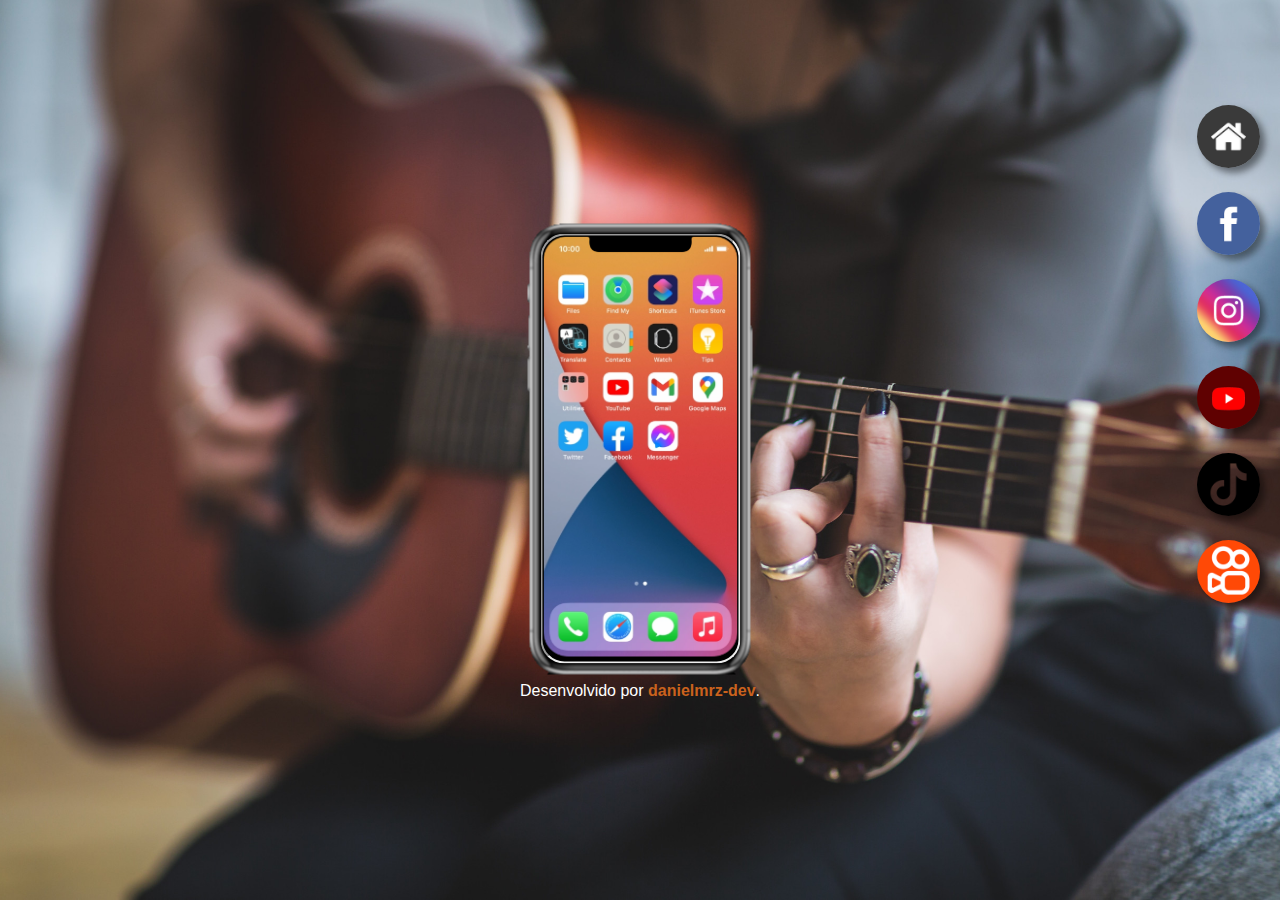
<file: index.html>
<!DOCTYPE html>
<html lang="en">
<head>
    <meta charset="UTF-8">
    <meta name="viewport" content="width=device-width, initial-scale=1.0">
    <link rel="shortcut icon" href="imagens/guitar-icon.ico" type="image/x-icon">
    <link rel="stylesheet" href="style.css">
    <title>Redes Sociais</title>
</head>
<body>
    <main>
        <section id="smartphone">
            <img src="imagens/iphone-12.png" alt="Tela Smartphone">
            <iframe src="paginas/home.html" name="tela"></iframe>
        </section>
        <section id="social">
            <a href="paginas/home.html" target="tela"><img src="imagens/logo-home.jpg" alt="Início"></a> <br>
            <a href="paginas/facebook.html" target="tela"><img src="imagens/logo-facebook.jpg" alt="Início"></a> <br>
            <a href="paginas/instagram.html" target="tela"><img src="imagens/logo-instagram.jpg" alt="Início"></a> <br>
            <a href="paginas/youtube.html" target="tela"><img src="imagens/logo-youtube.jpg" alt="Youtube"></a> <br>
            <a href="paginas/tiktok.html" target="tela"><img src="imagens/logo-tiktok.png" alt="Início"></a> <br>
            <a href="paginas/kwai.html" target="tela"><img src="imagens/logo-kwai.png" alt="Início"></a> <br>
        </section>
    </main>
    <footer>Desenvolvido por <a href="https://github.com/danielmrz-dev" target="_blank">danielmrz-dev</a>.</footer>
</body>
</html>
</file>
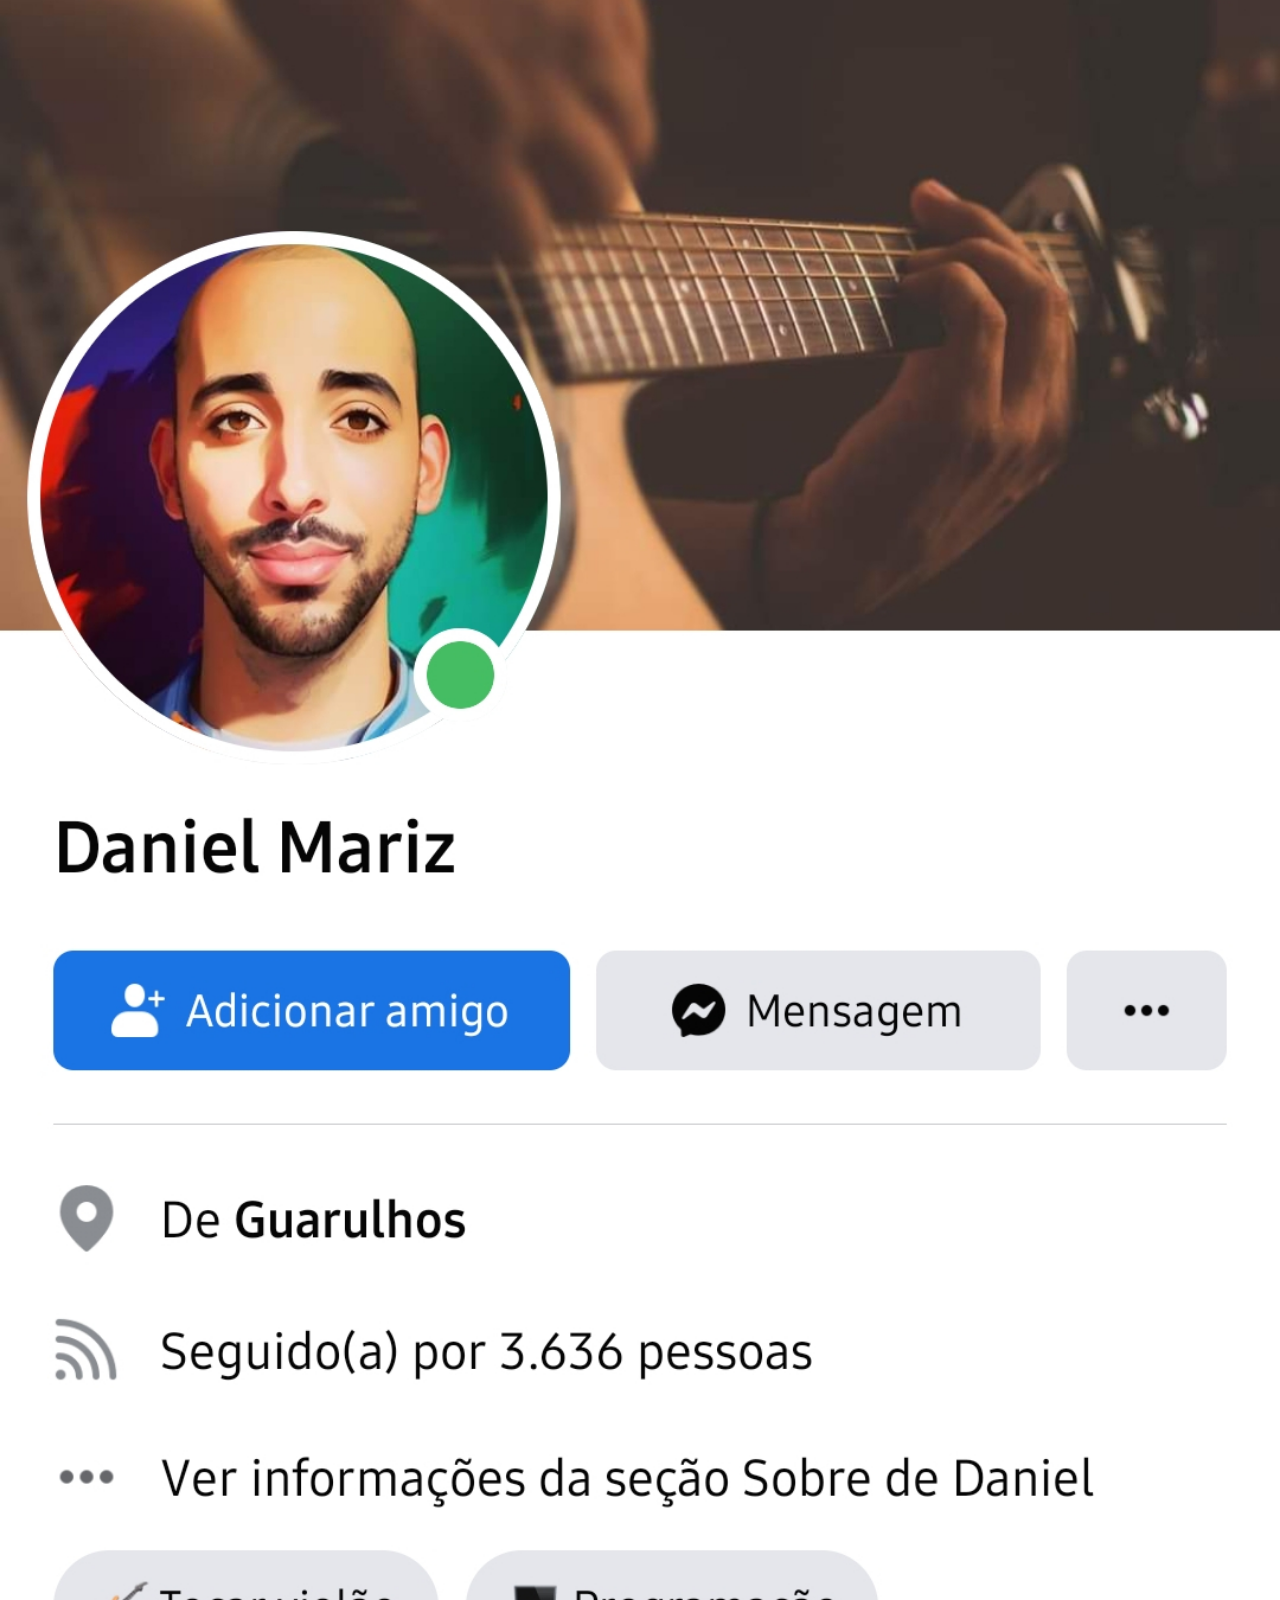
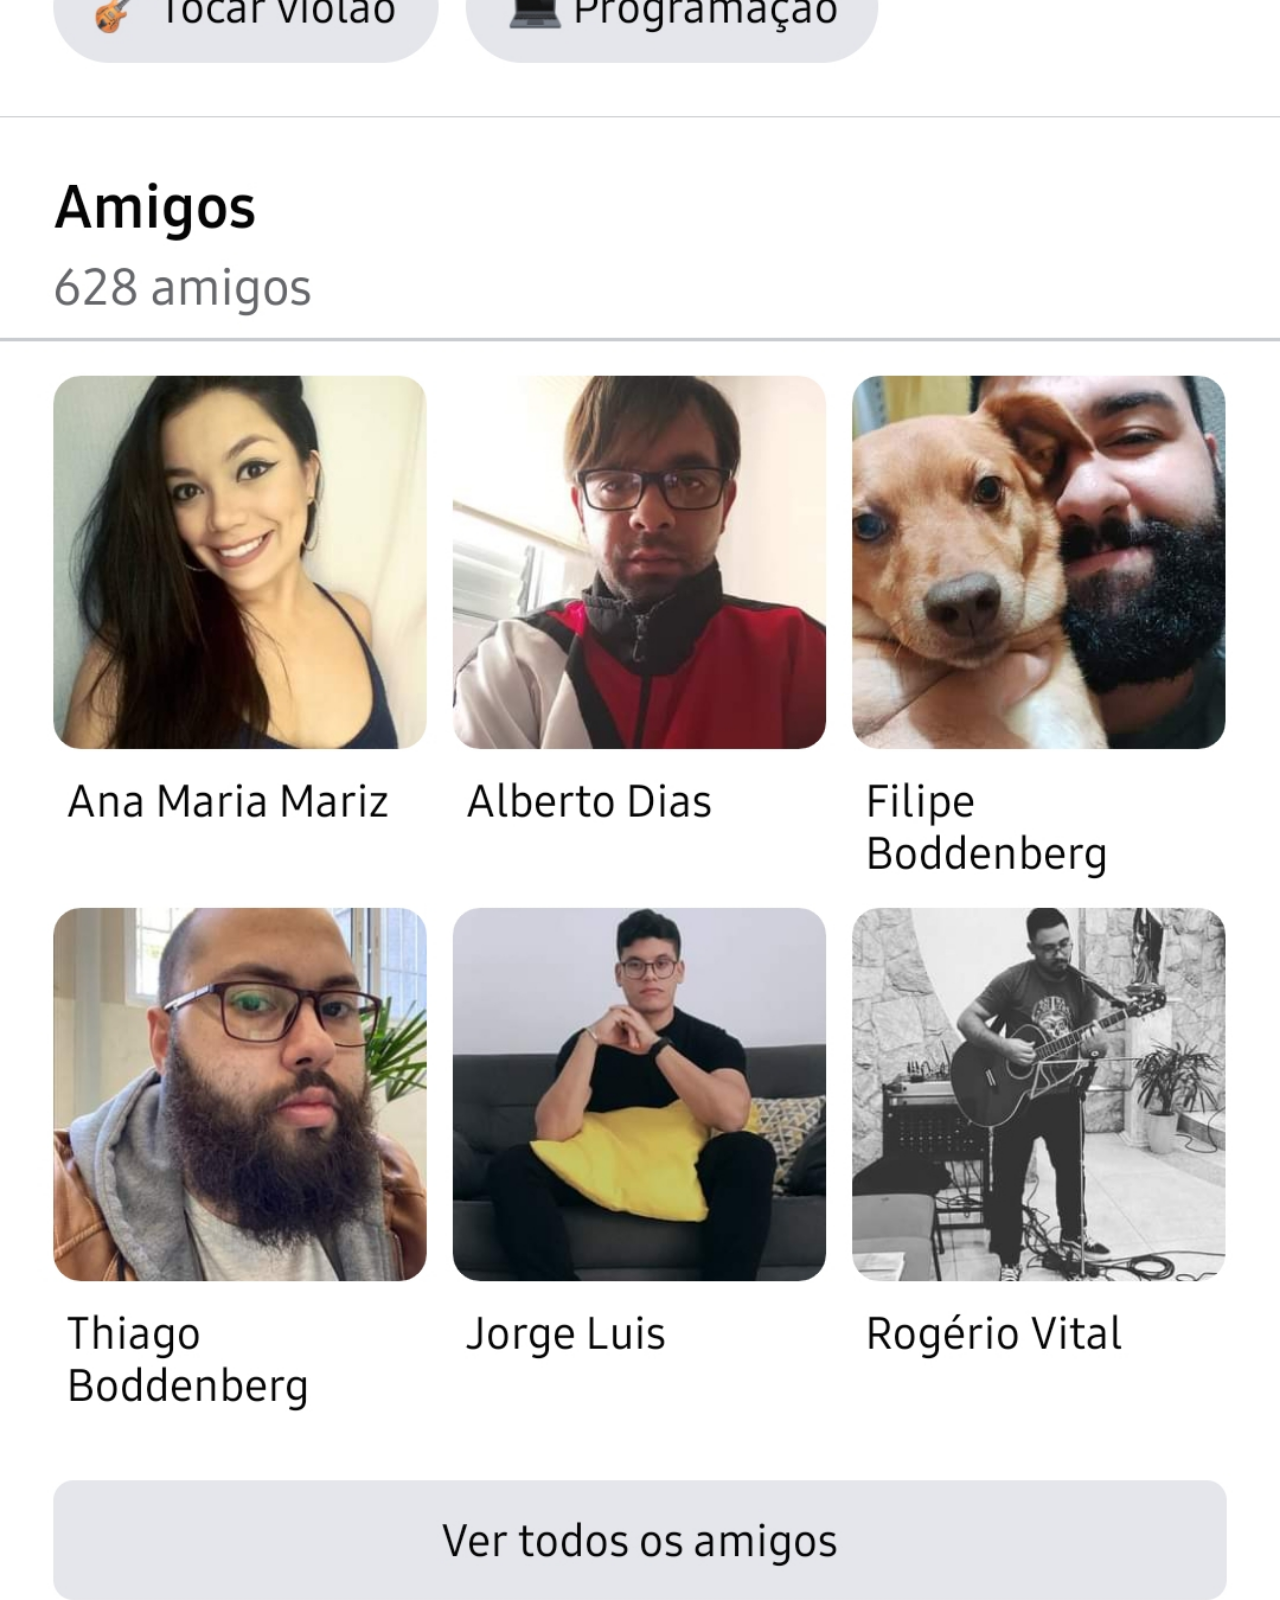
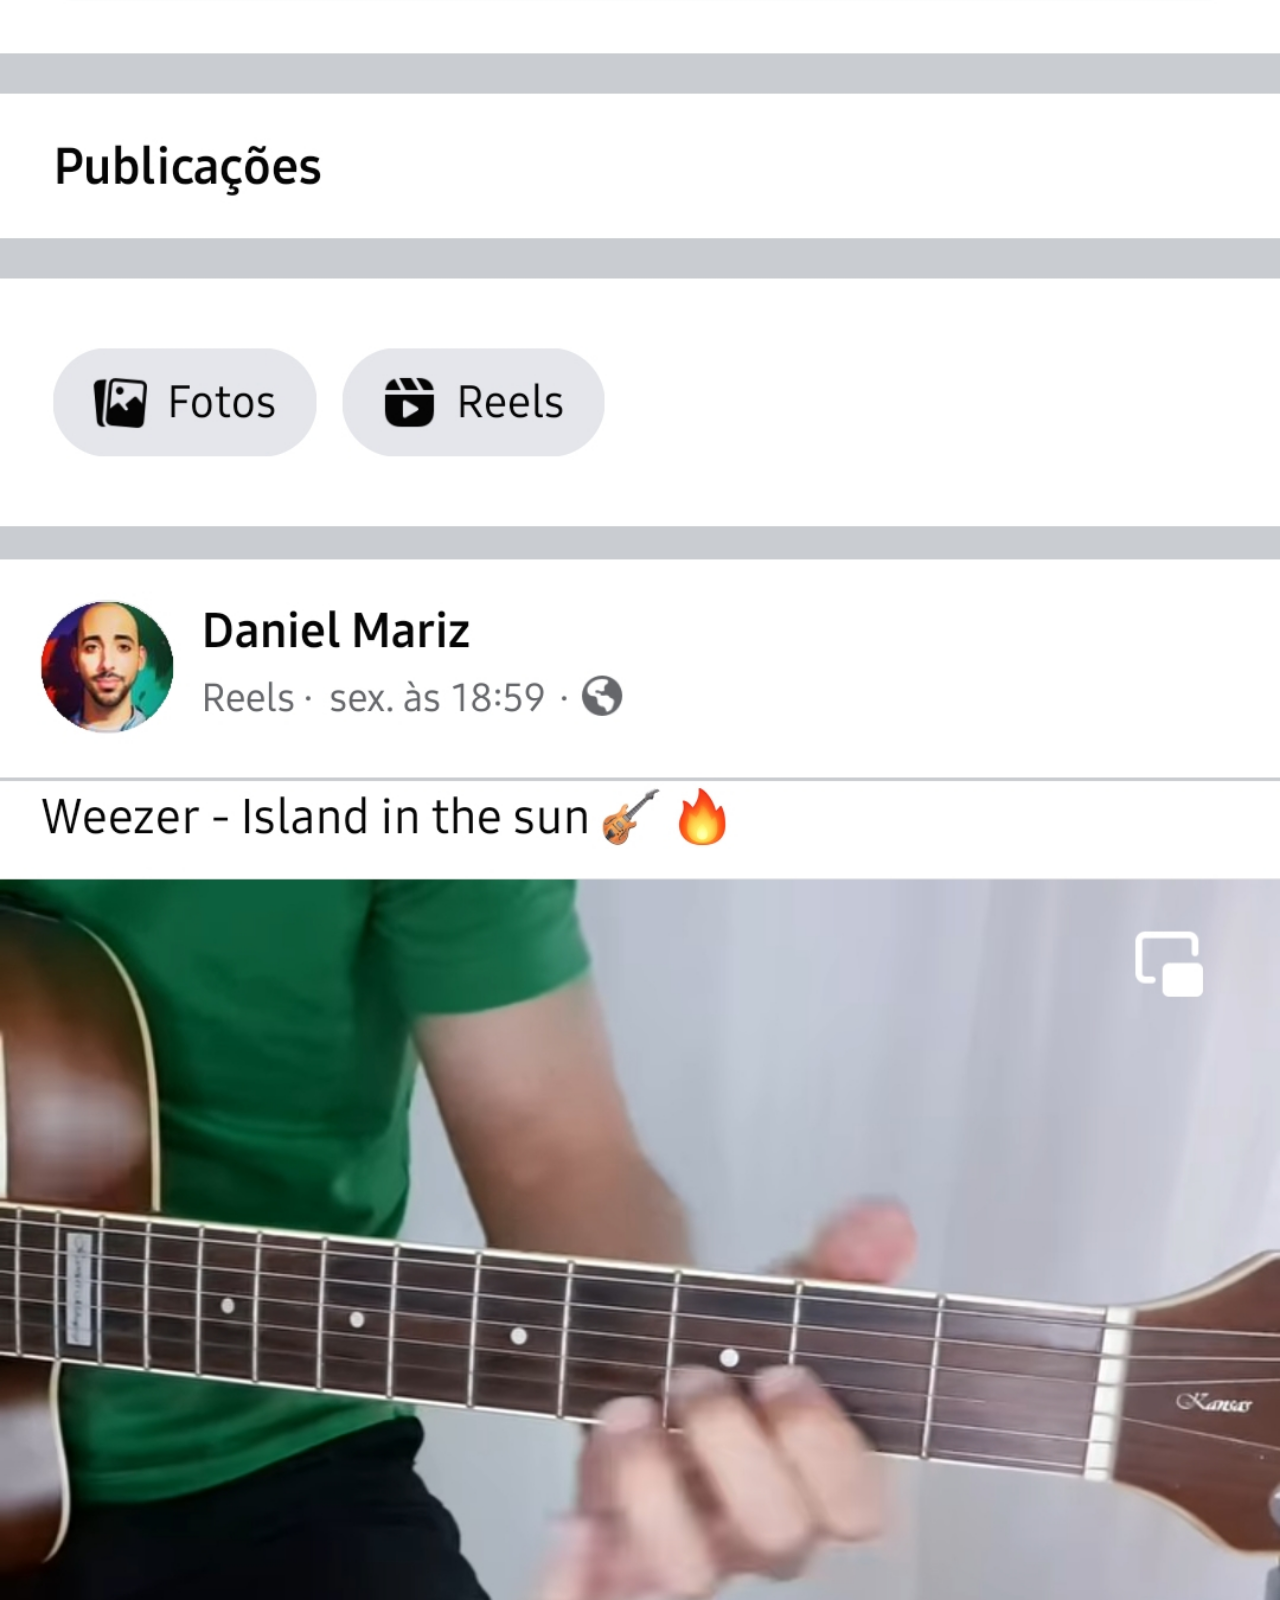
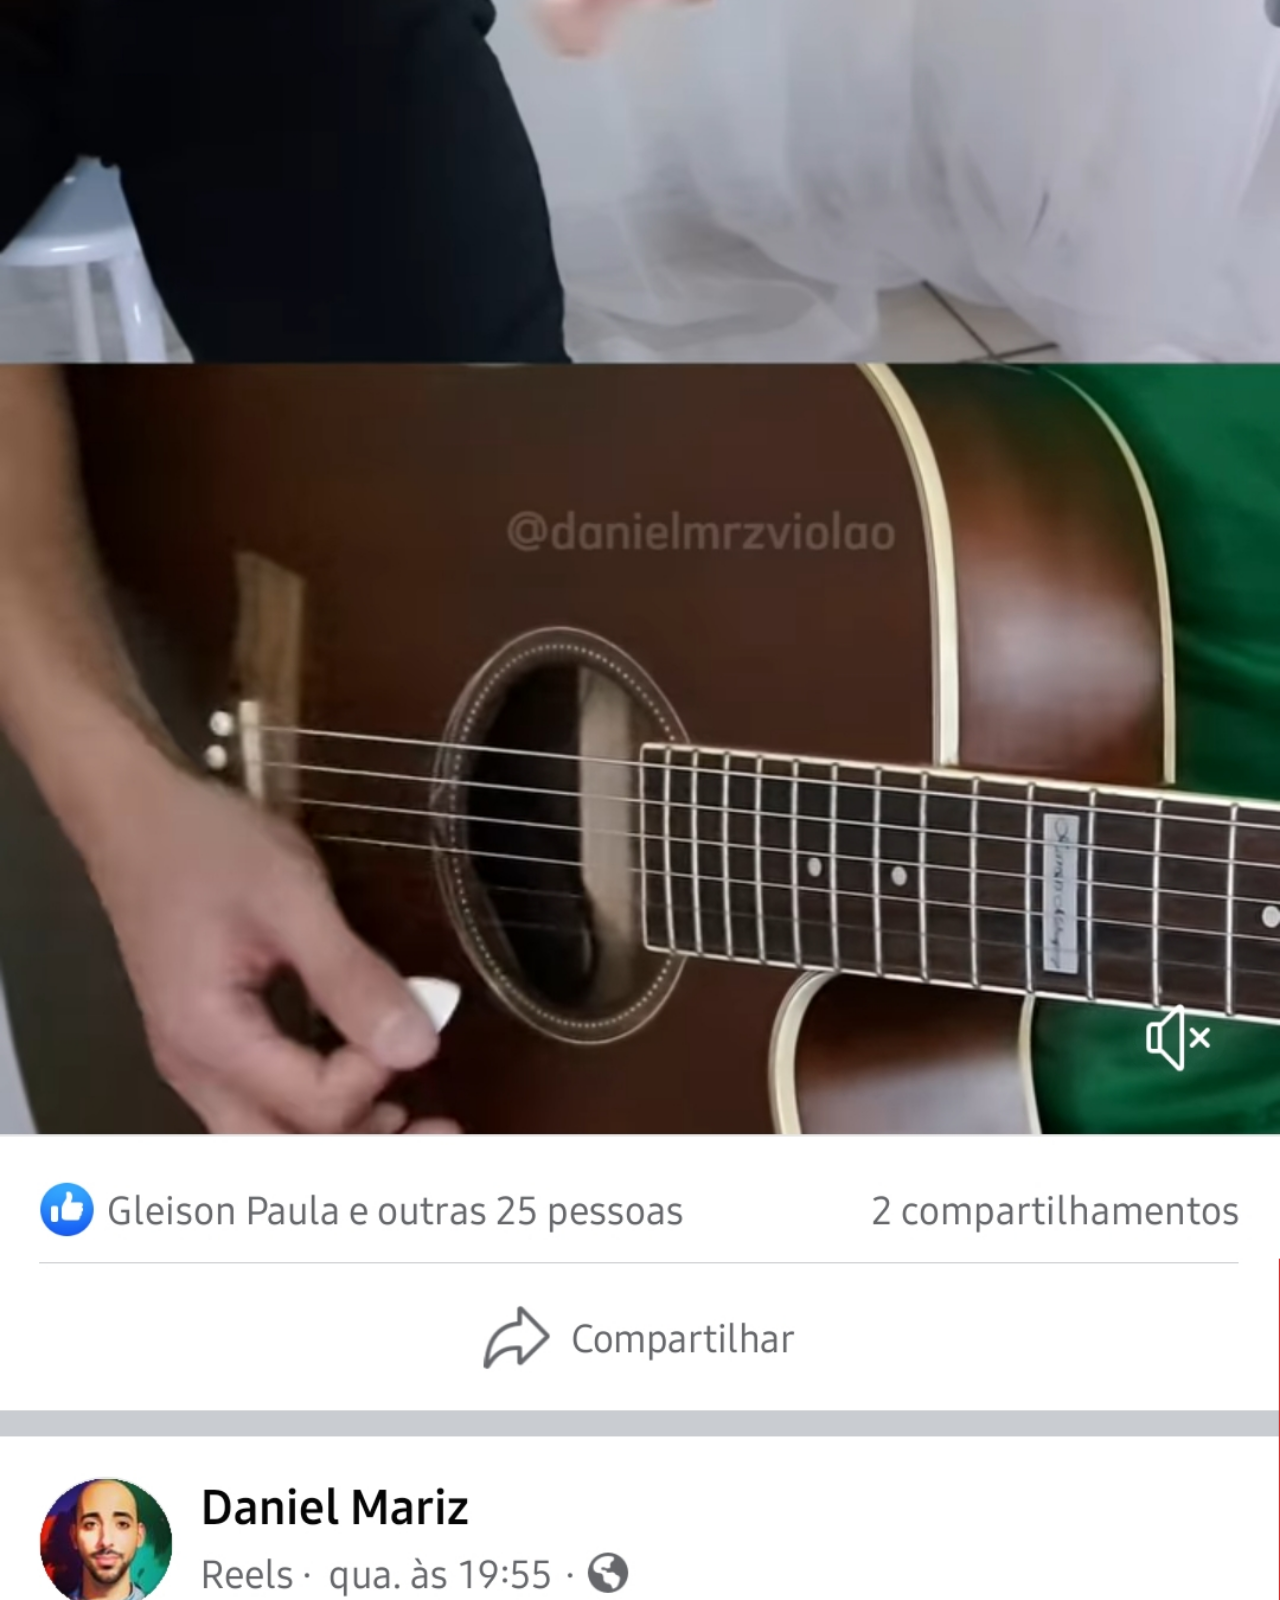
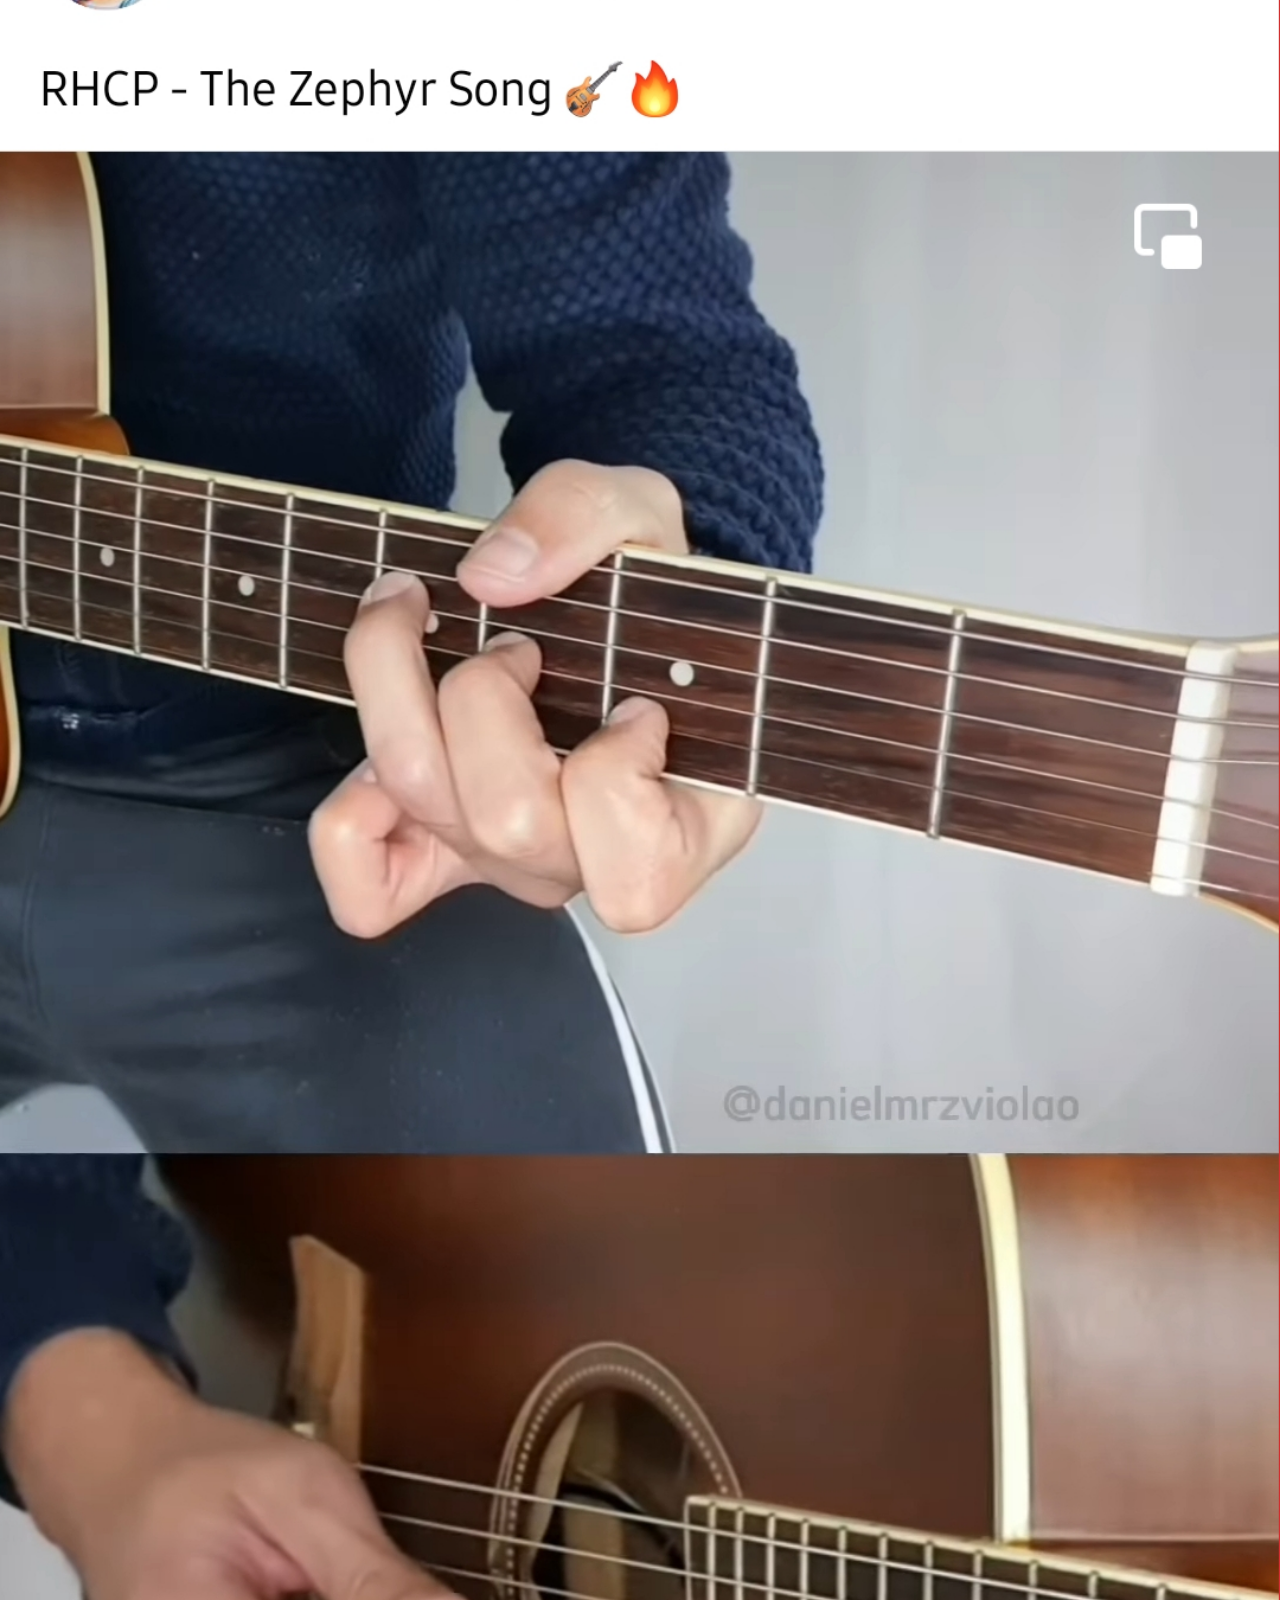
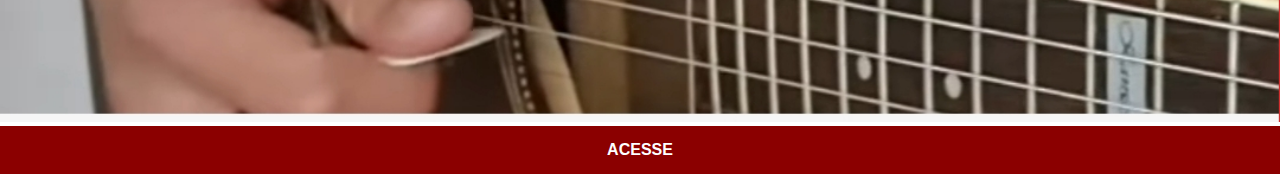
<file: paginas/facebook.html>
<!DOCTYPE html>
<html lang="pt-br">
<head>
    <meta charset="UTF-8">
    <meta name="viewport" content="width=device-width, initial-scale=1.0">
    <link rel="stylesheet" href="estilo-paginas.css">
    <title>Facebook</title>
</head>
<body>
    <img src="../imagens/facebook-tela.jpg" alt="Facebook tela">
    <a href="https://www.facebook.com/danielmrzviolao">ACESSE</a>
</body>
</html>
</file>
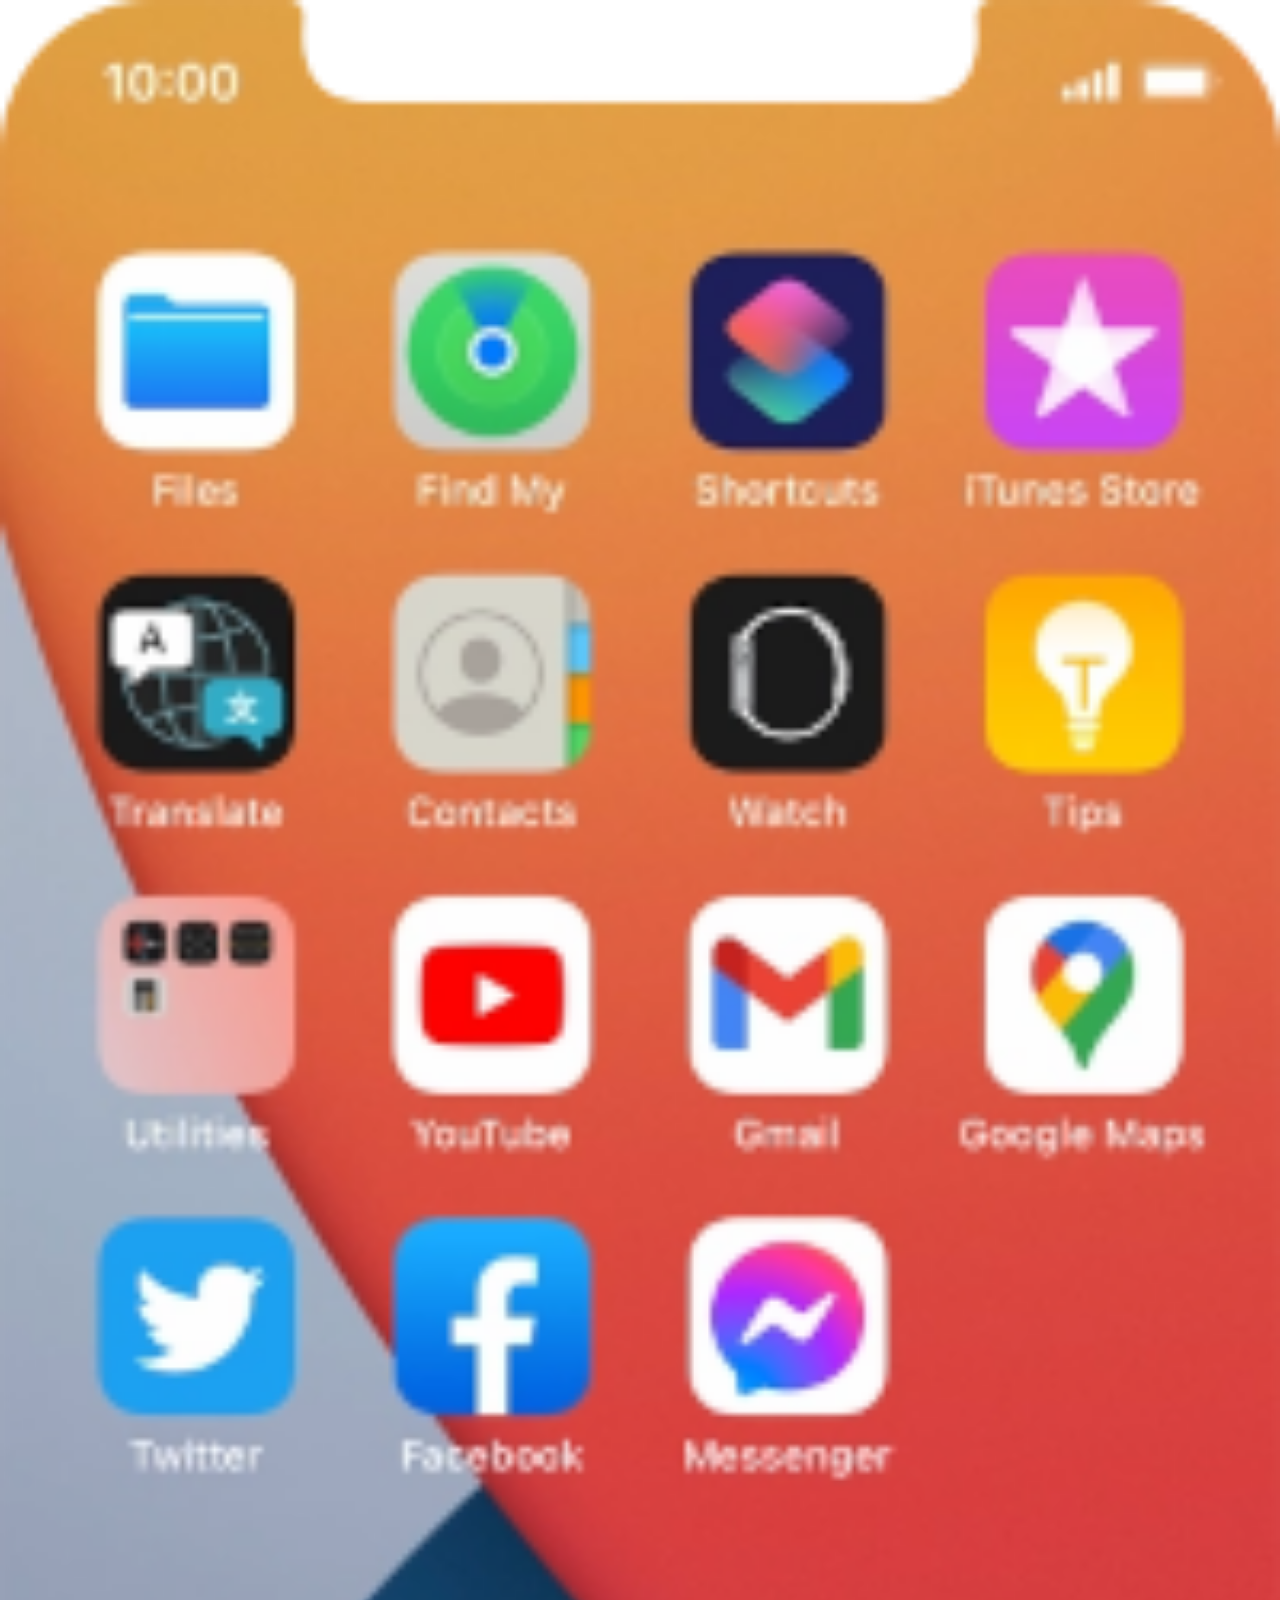
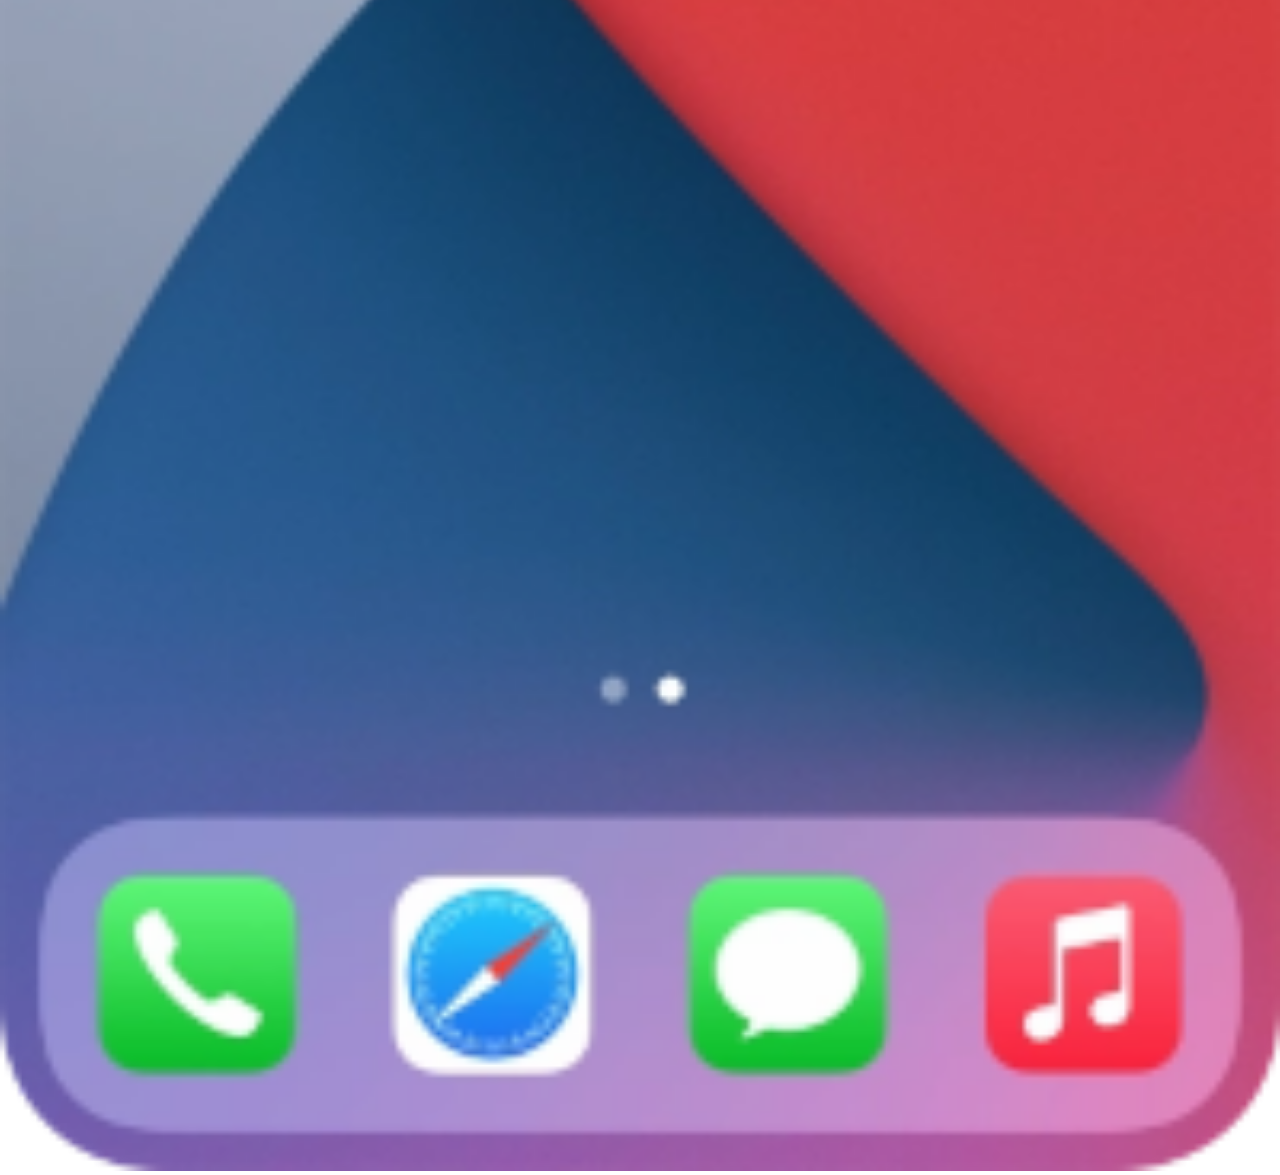
<file: paginas/home.html>
<!DOCTYPE html>
<html lang="pt-br">
<head>
    <meta charset="UTF-8">
    <meta name="viewport" content="width=device-width, initial-scale=1.0">
    <link rel="stylesheet" href="estilo-paginas.css">
    <title>Home</title>
</head>
<body>
    <img src="../imagens/tela-inicio.png" alt="Home tela">
</body>
</html>
</file>
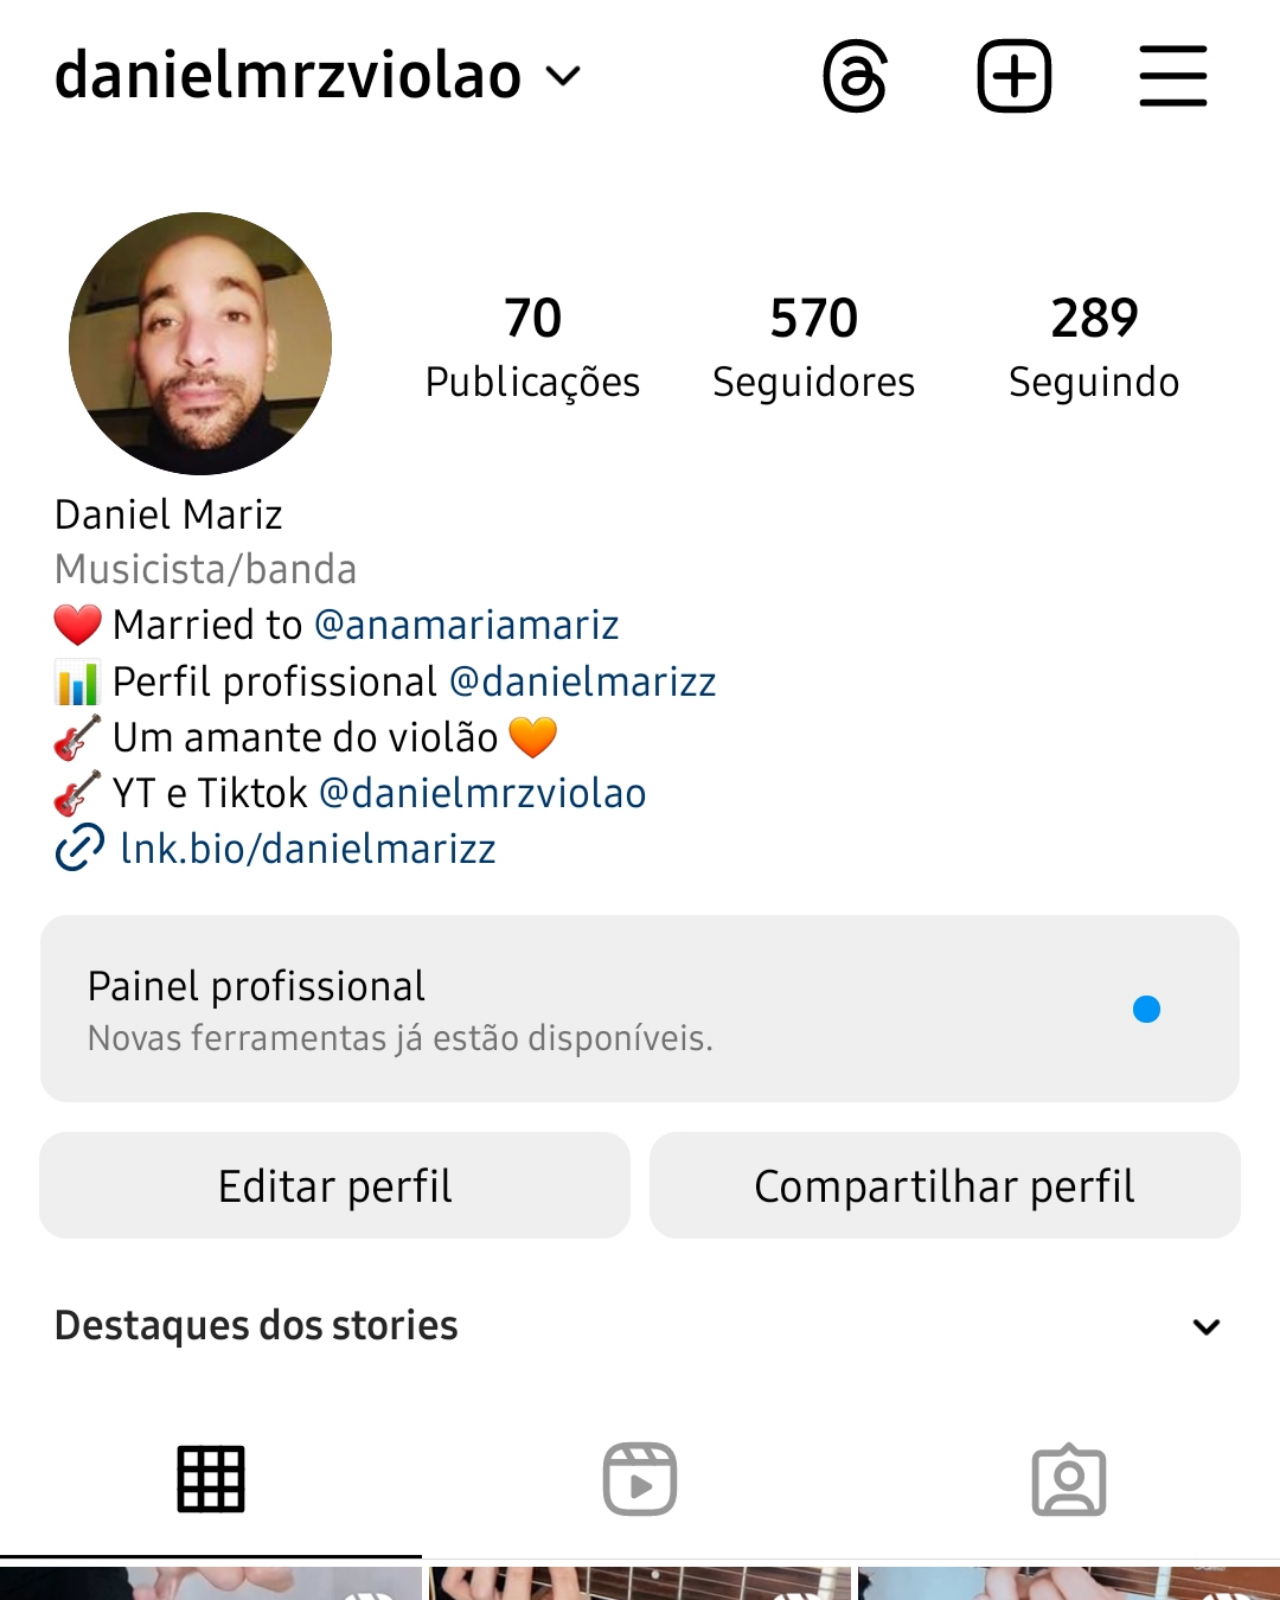
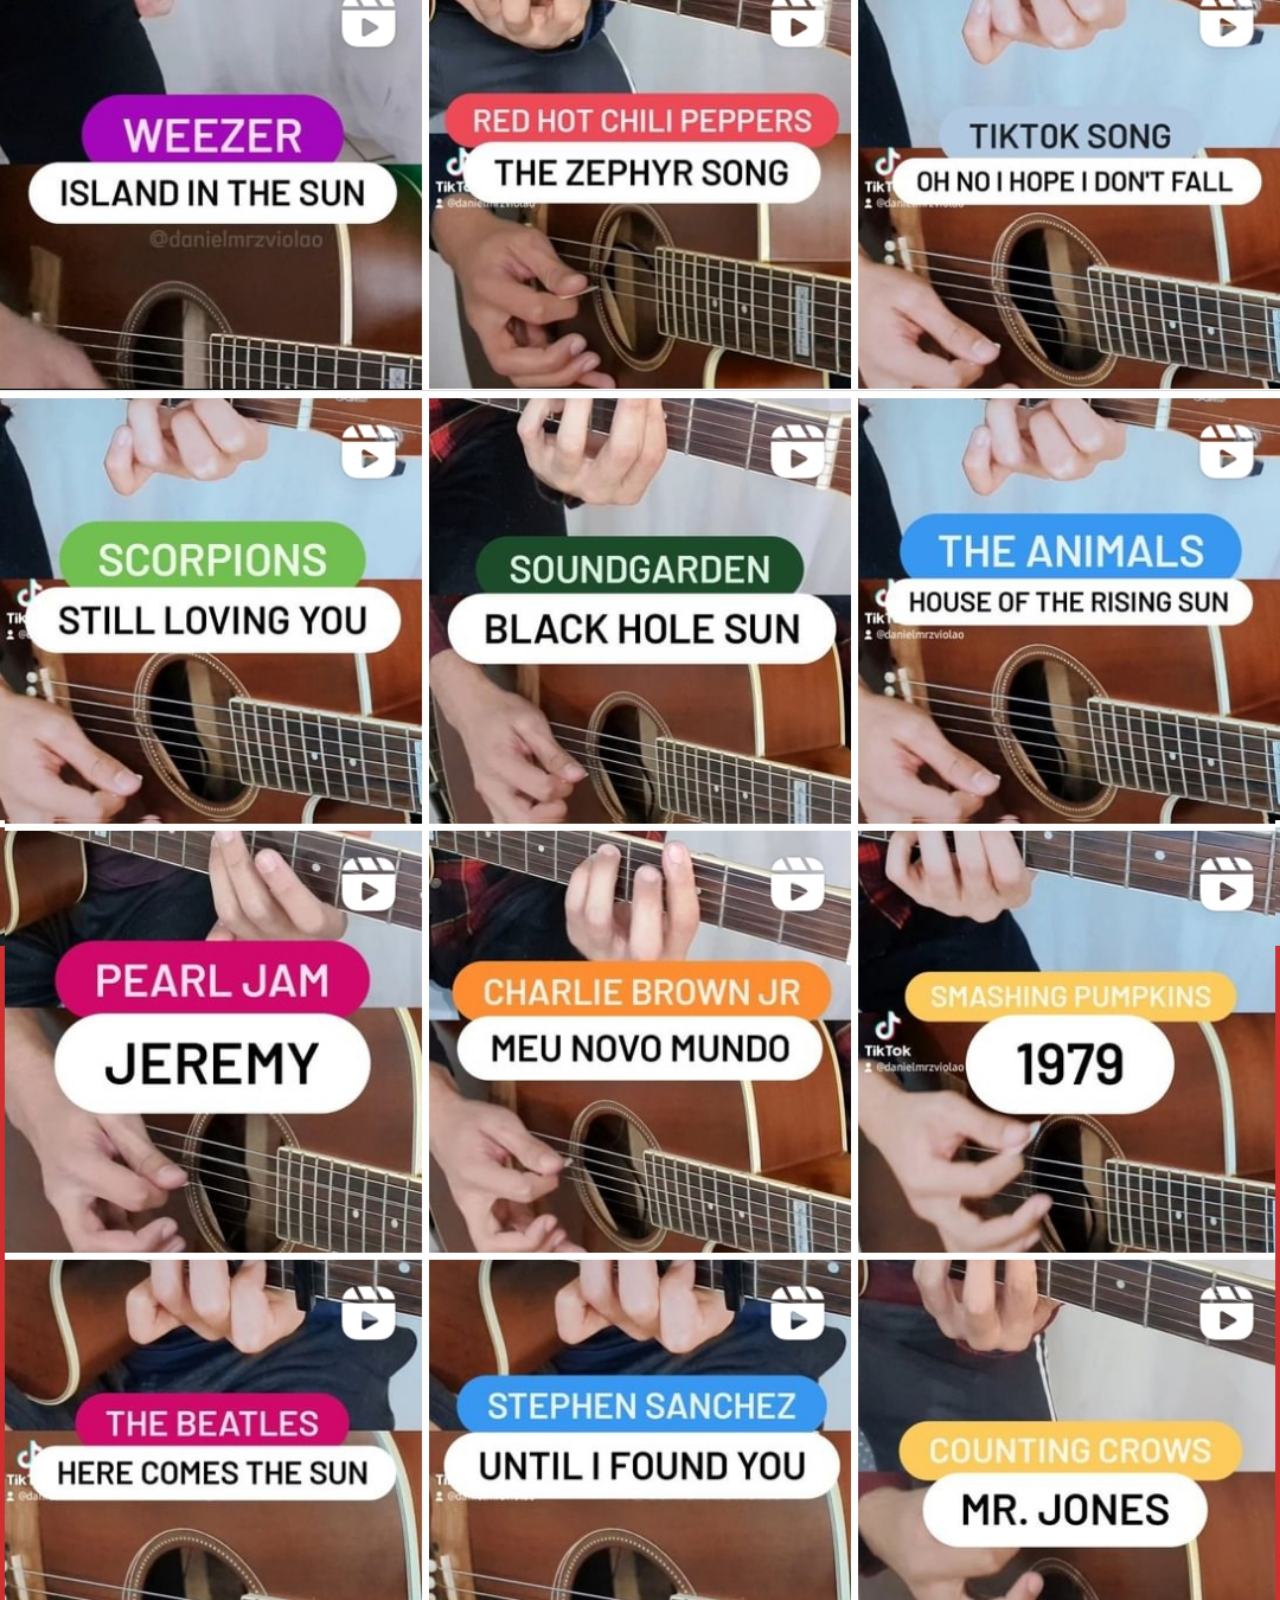
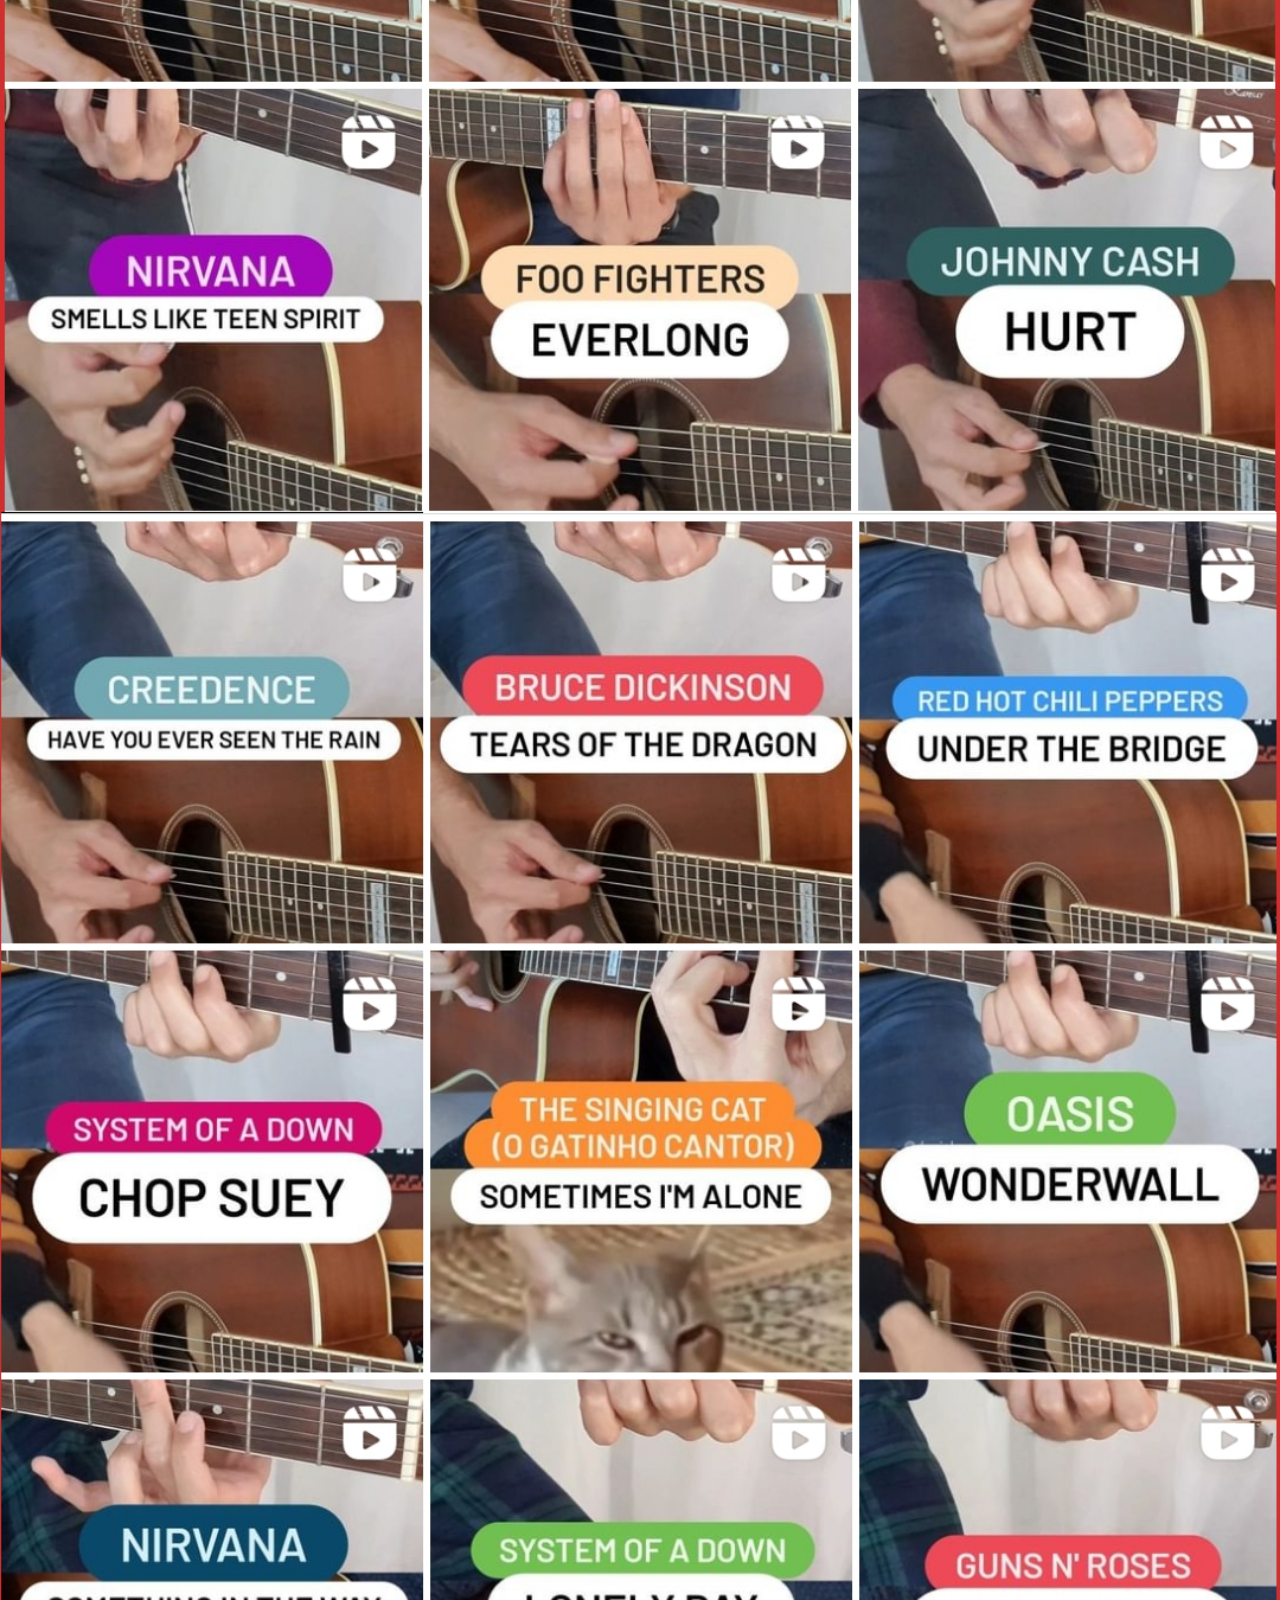
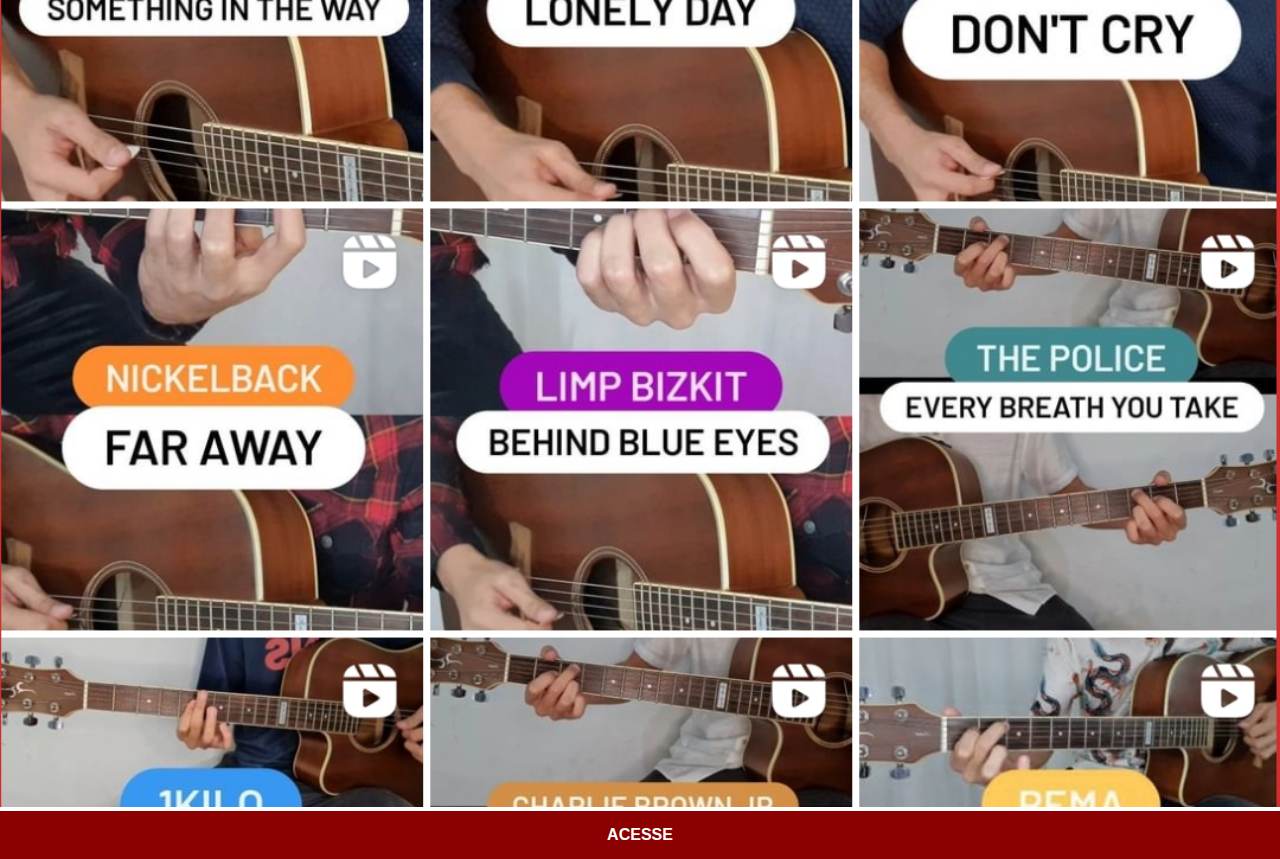
<file: paginas/instagram.html>
<!DOCTYPE html>
<html lang="pt-br">
<head>
    <meta charset="UTF-8">
    <meta name="viewport" content="width=device-width, initial-scale=1.0">
    <link rel="stylesheet" href="estilo-paginas.css">
    <title>Instagram</title>
</head>
<body>
    <img src="../imagens/instagram-tela.jpg" alt="Instagram tela">
    <a href="https://www.instagram.com/danielmrzviolao/">ACESSE</a>
</body>
</html>
</file>
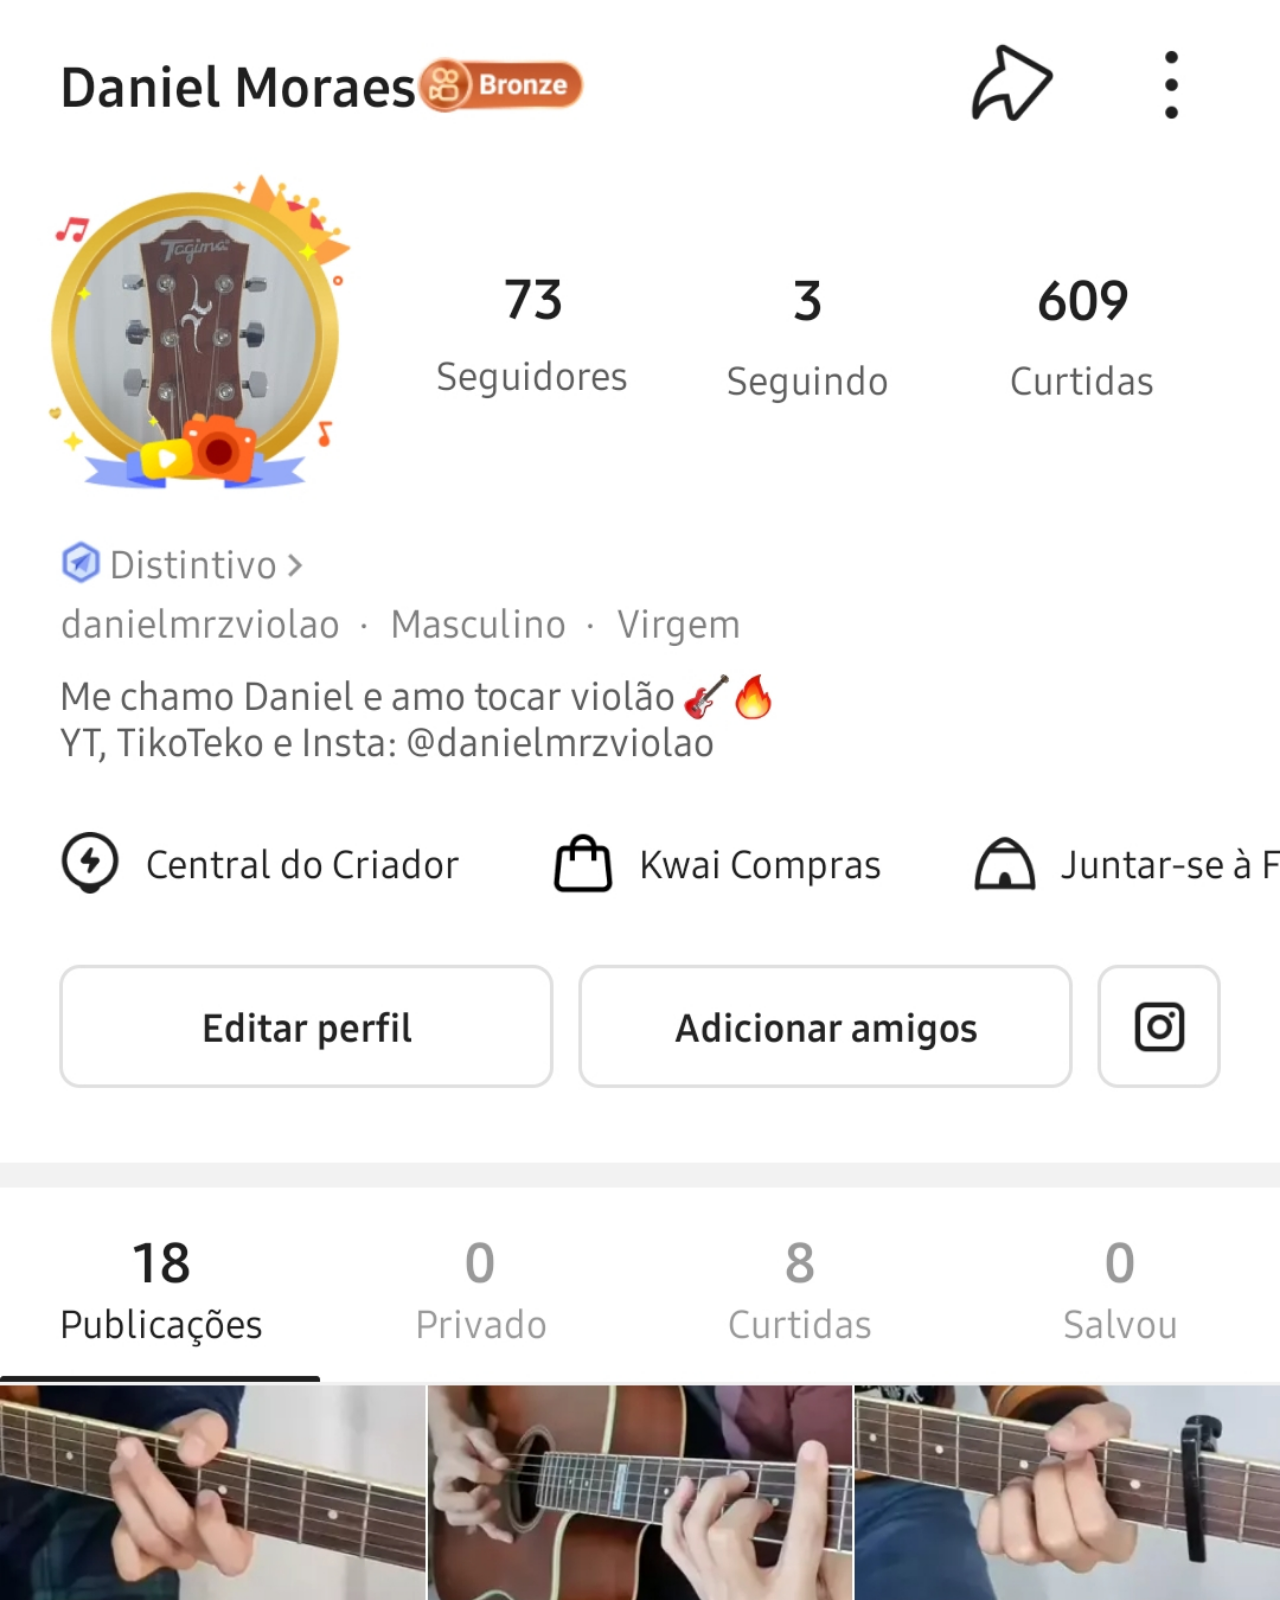
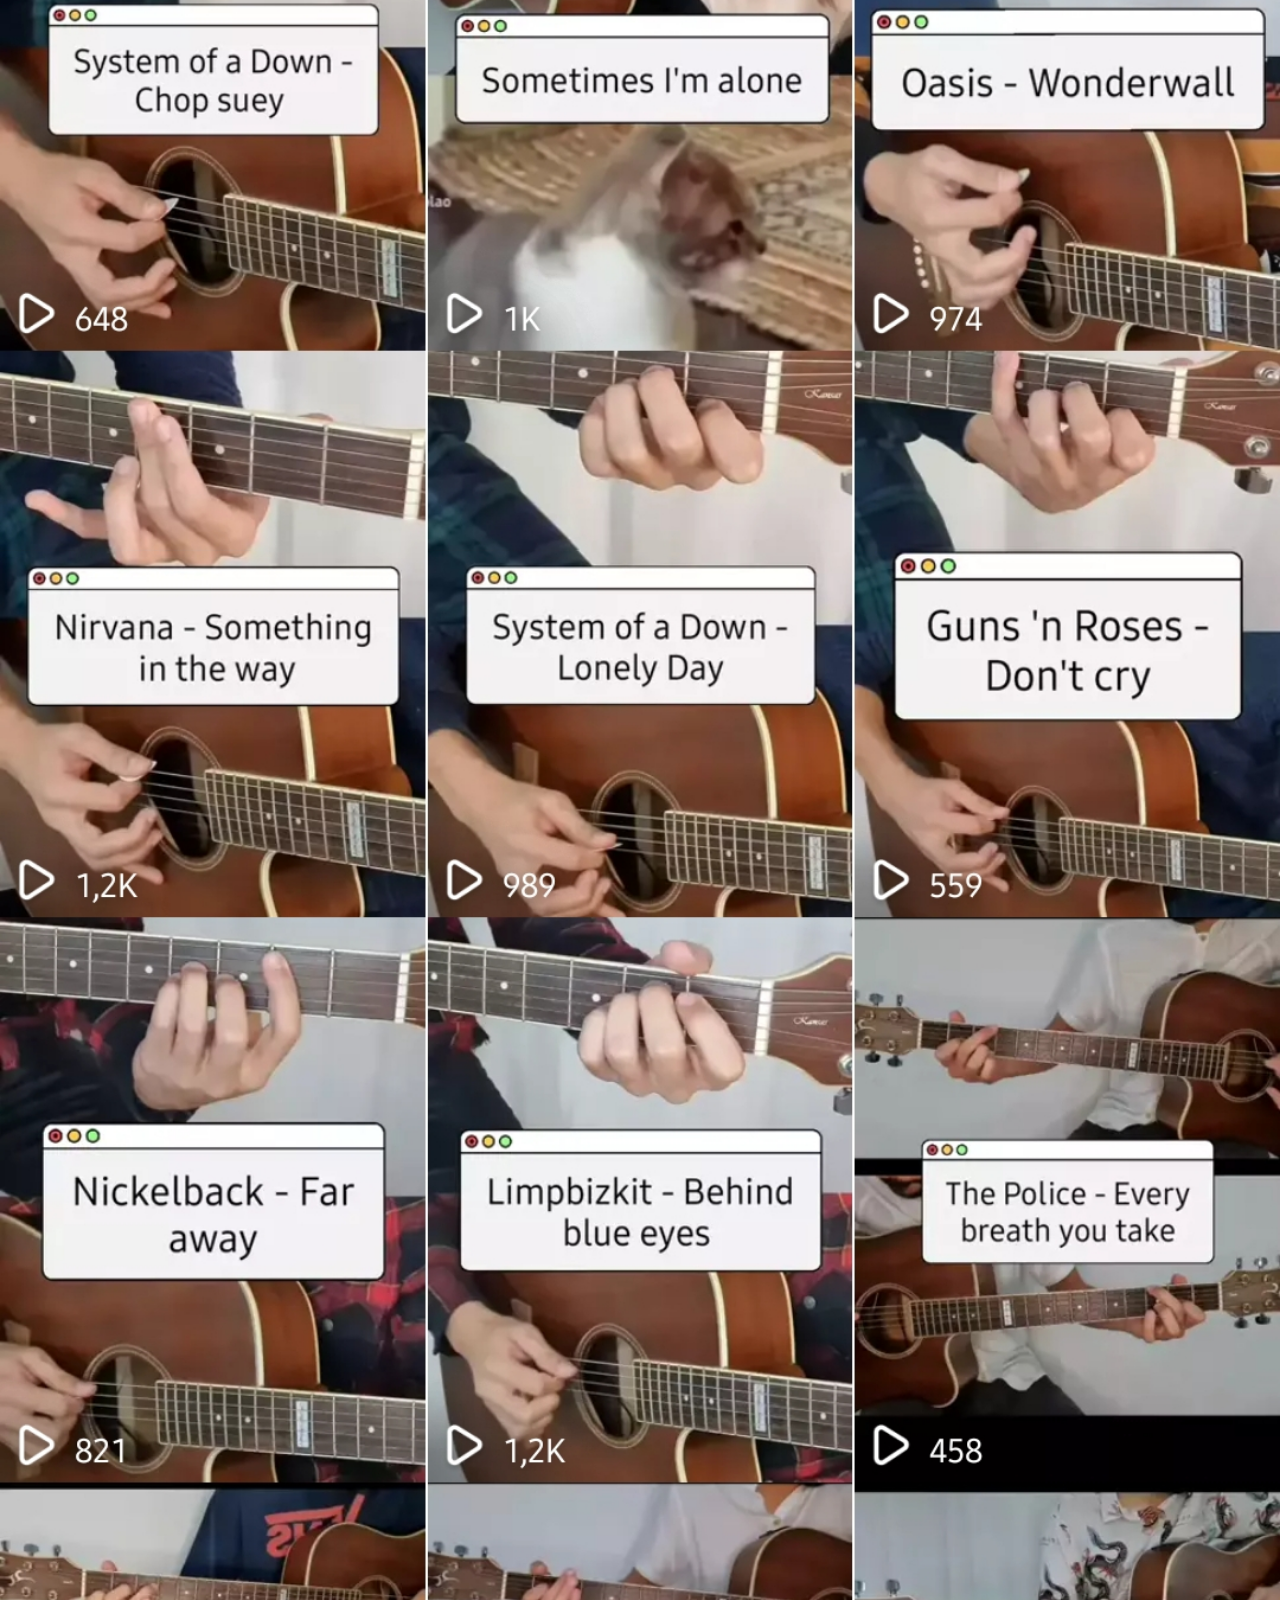
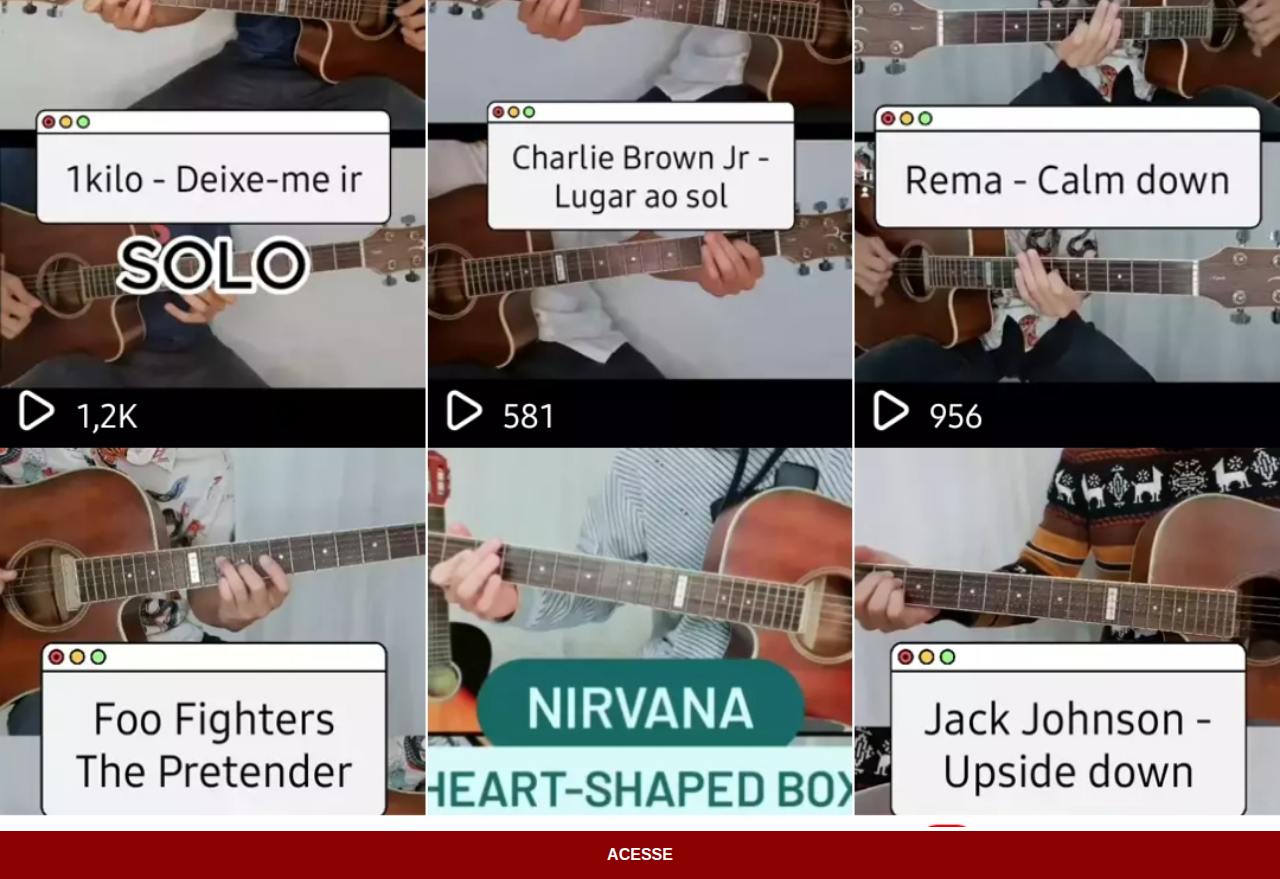
<file: paginas/kwai.html>
<!DOCTYPE html>
<html lang="pt-br">
<head>
    <meta charset="UTF-8">
    <meta name="viewport" content="width=device-width, initial-scale=1.0">
    <link rel="stylesheet" href="estilo-paginas.css">
    <title>Kwai</title>
</head>
<body>
    <img src="../imagens/kwai-tela.jpg" alt="Kwai tela">
    <a href="https://www.kwai.com/@danielmrzviolao">ACESSE</a>
</body>
</html>
</file>
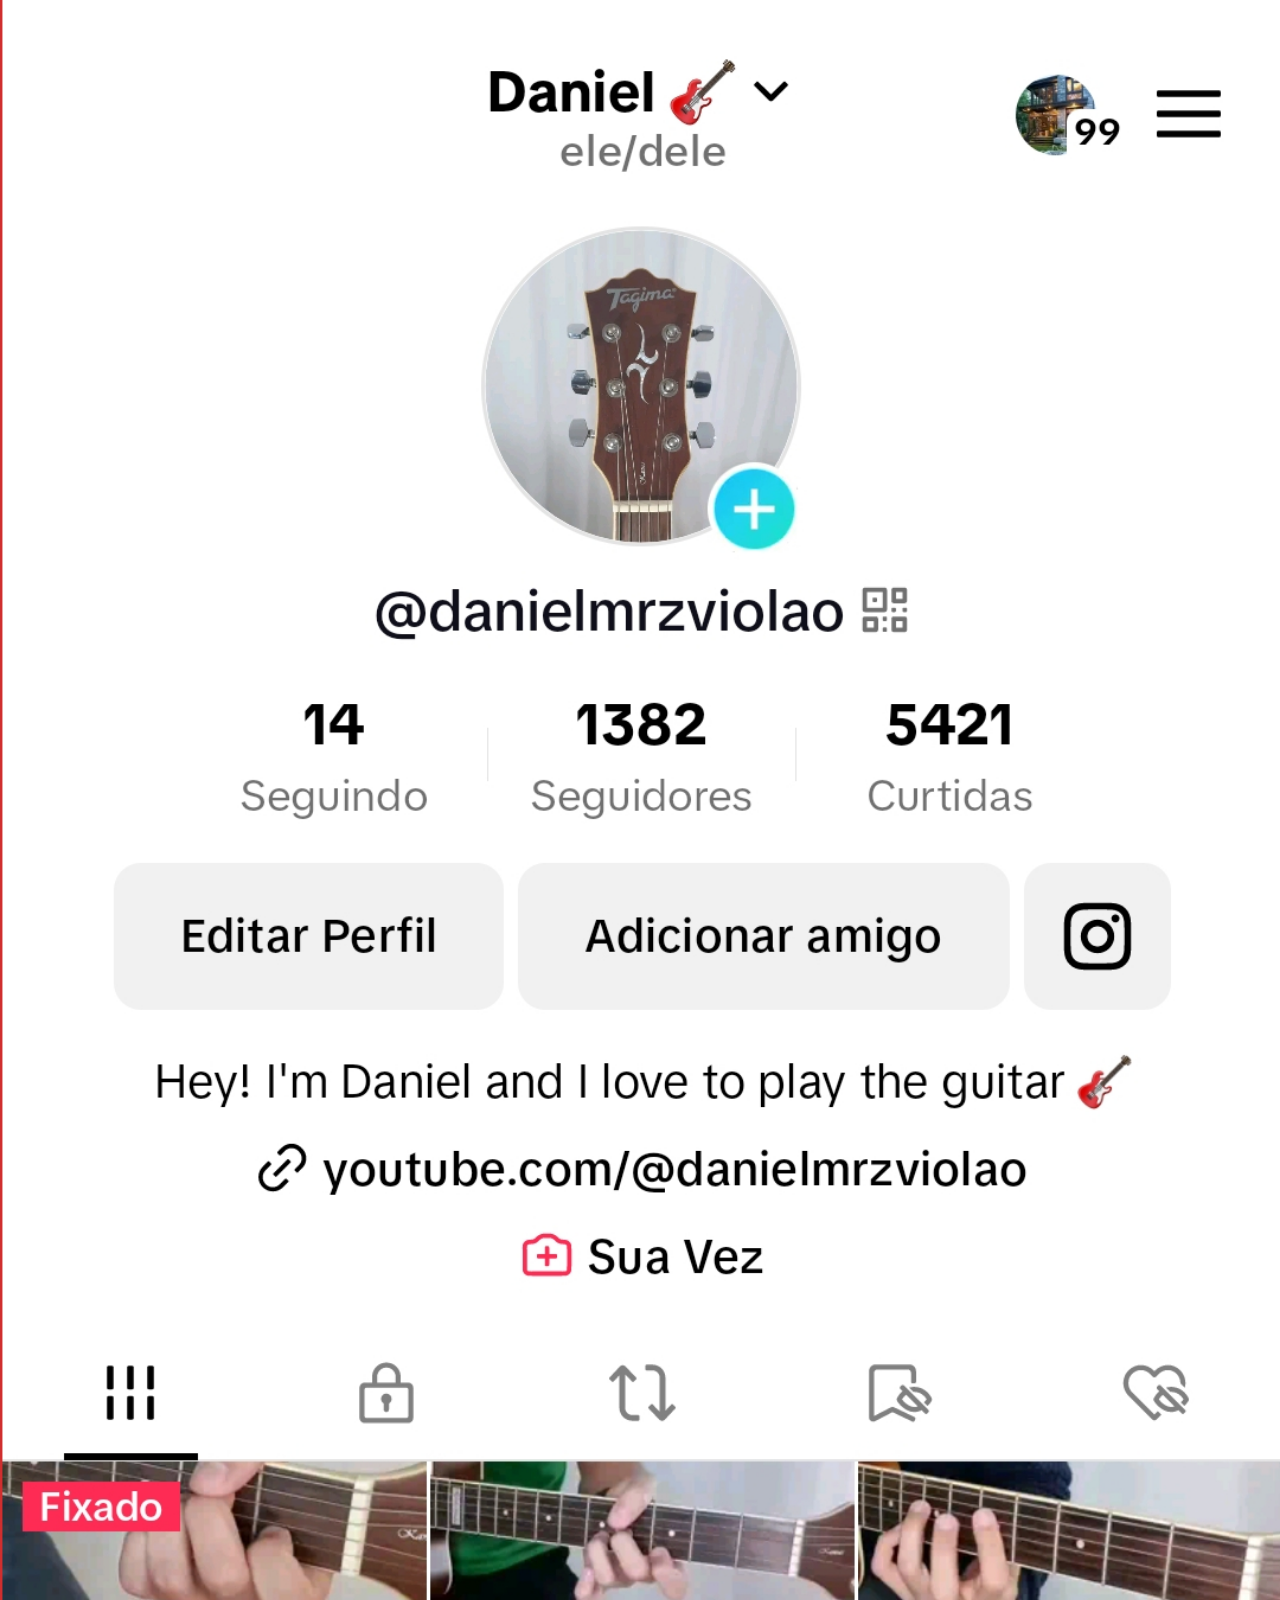
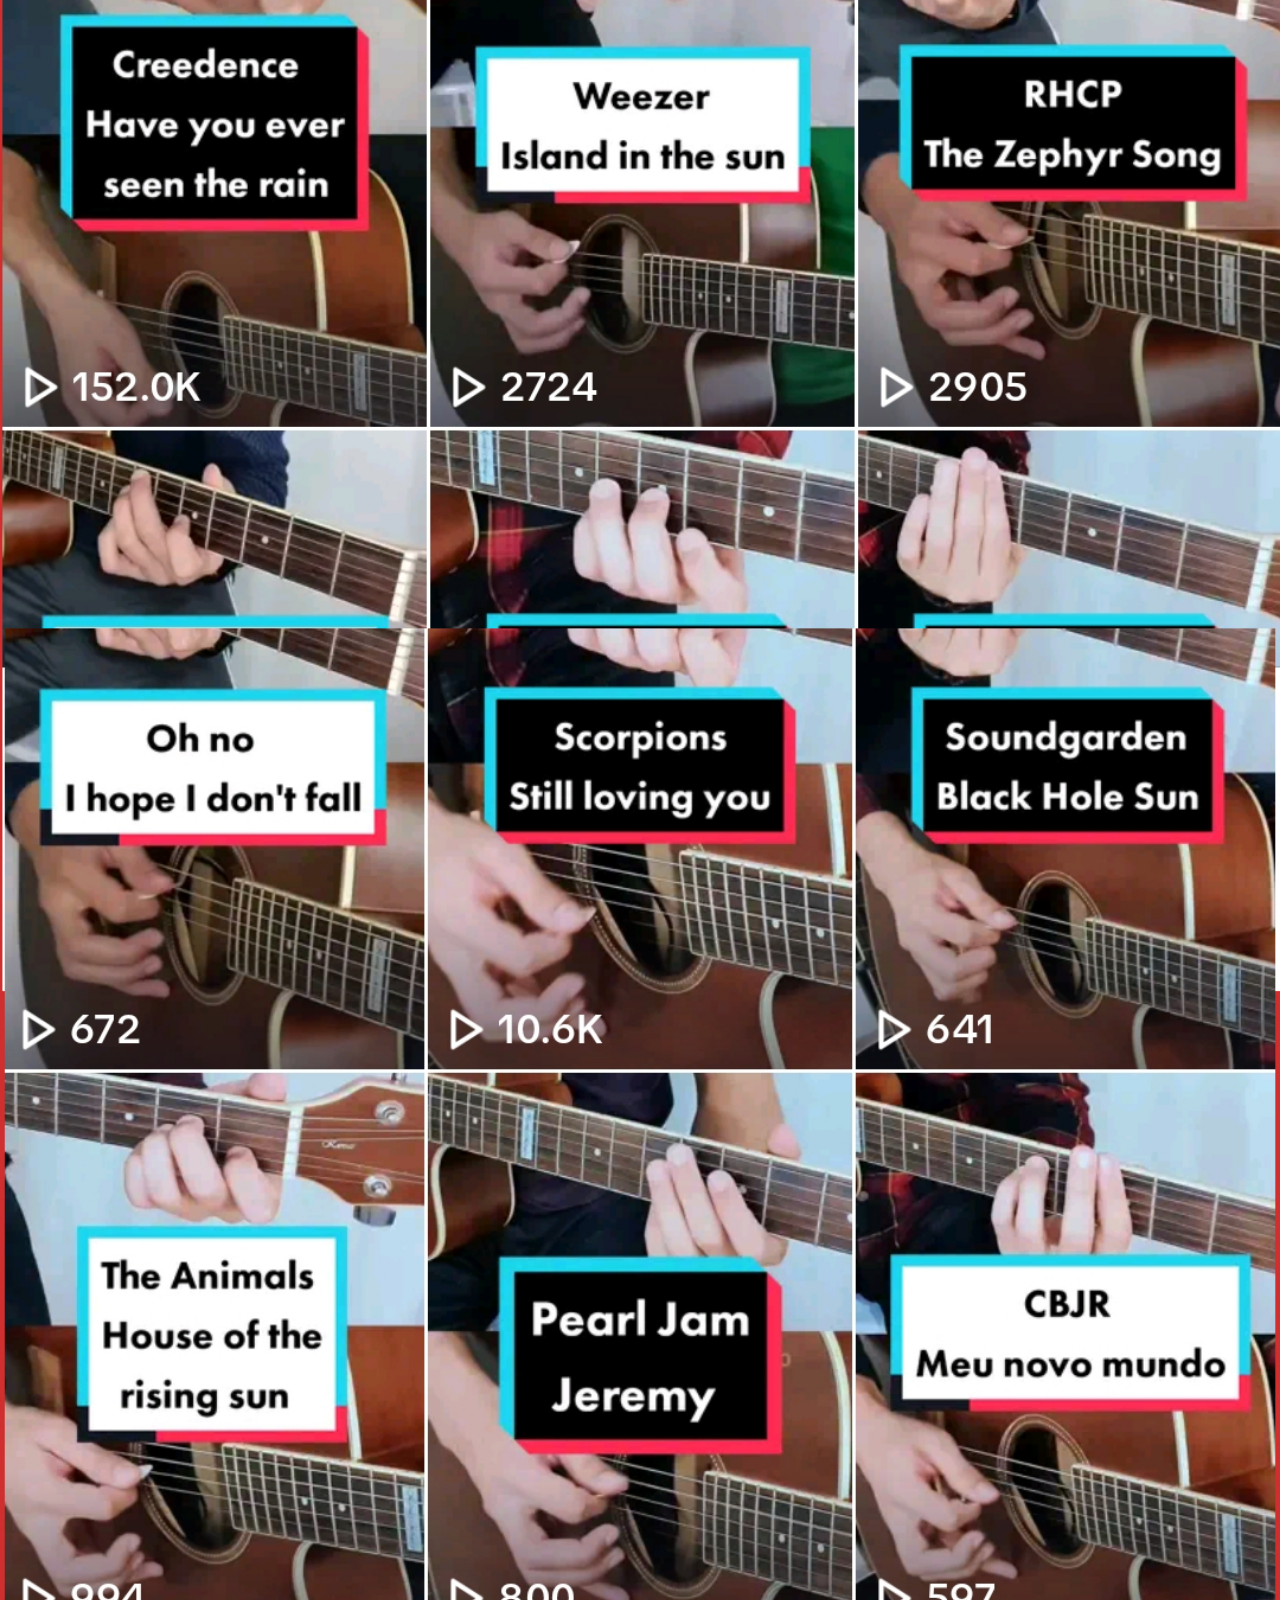
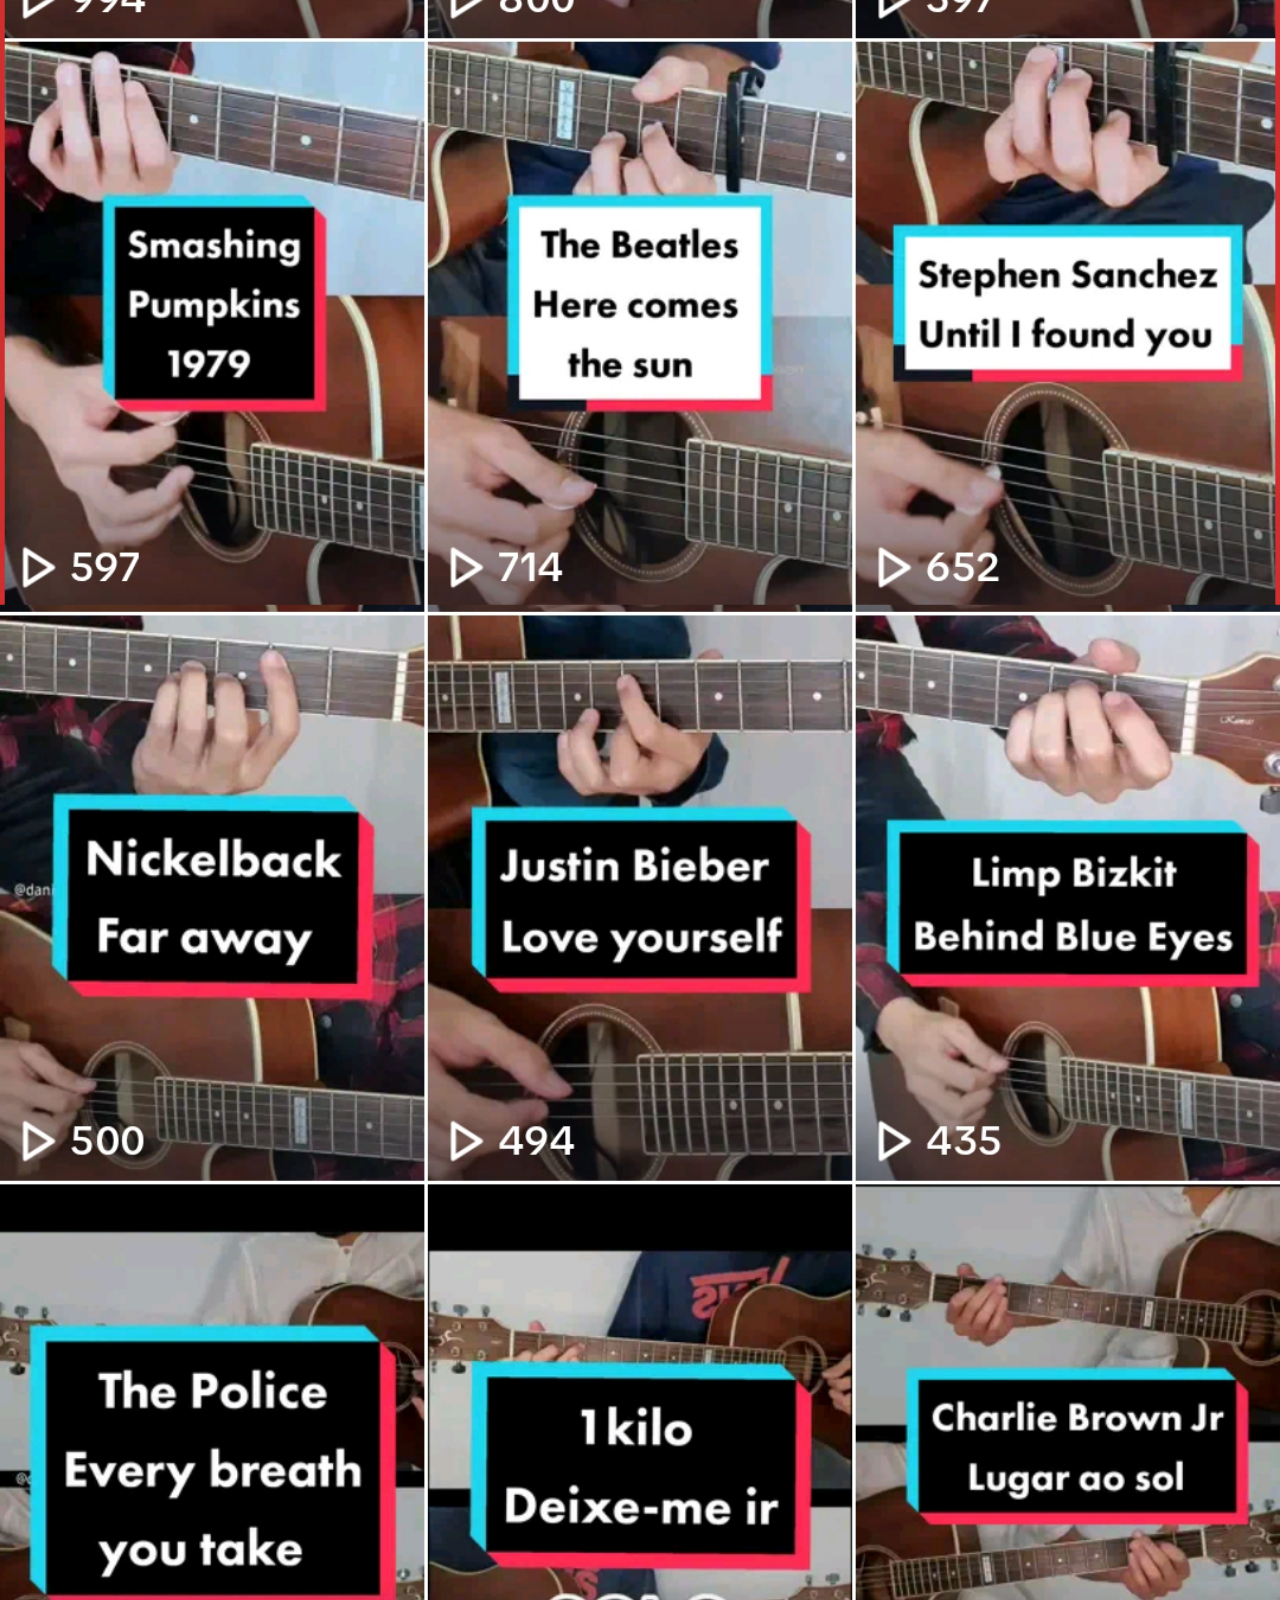
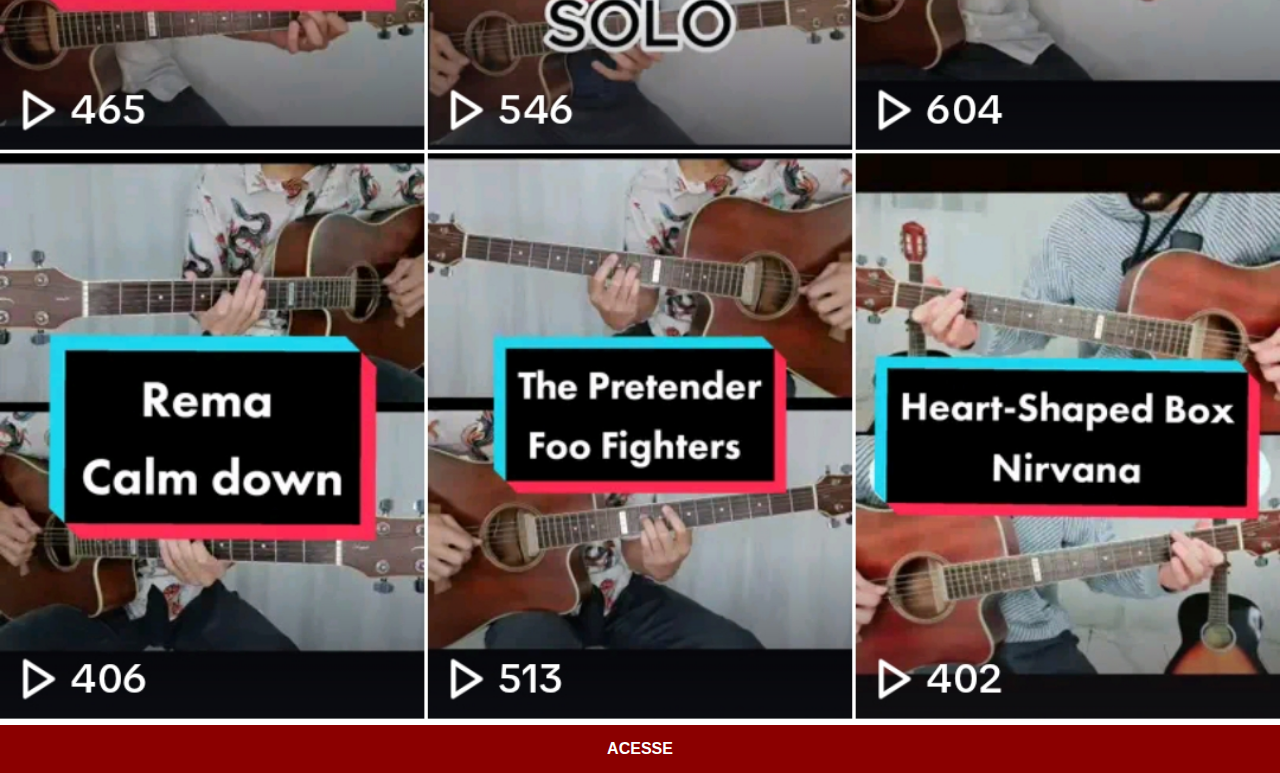
<file: paginas/tiktok.html>
<!DOCTYPE html>
<html lang="pt-br">
<head>
    <meta charset="UTF-8">
    <meta name="viewport" content="width=device-width, initial-scale=1.0">
    <link rel="stylesheet" href="estilo-paginas.css">
    <title>Tiktok</title>
</head>
<body>
    <img src="../imagens/tiktok-tela.jpg" alt="Tiktok tela">
    <a href="https://www.tiktok.com/@danielmrzviolao">ACESSE</a>
</body>
</html>
</file>
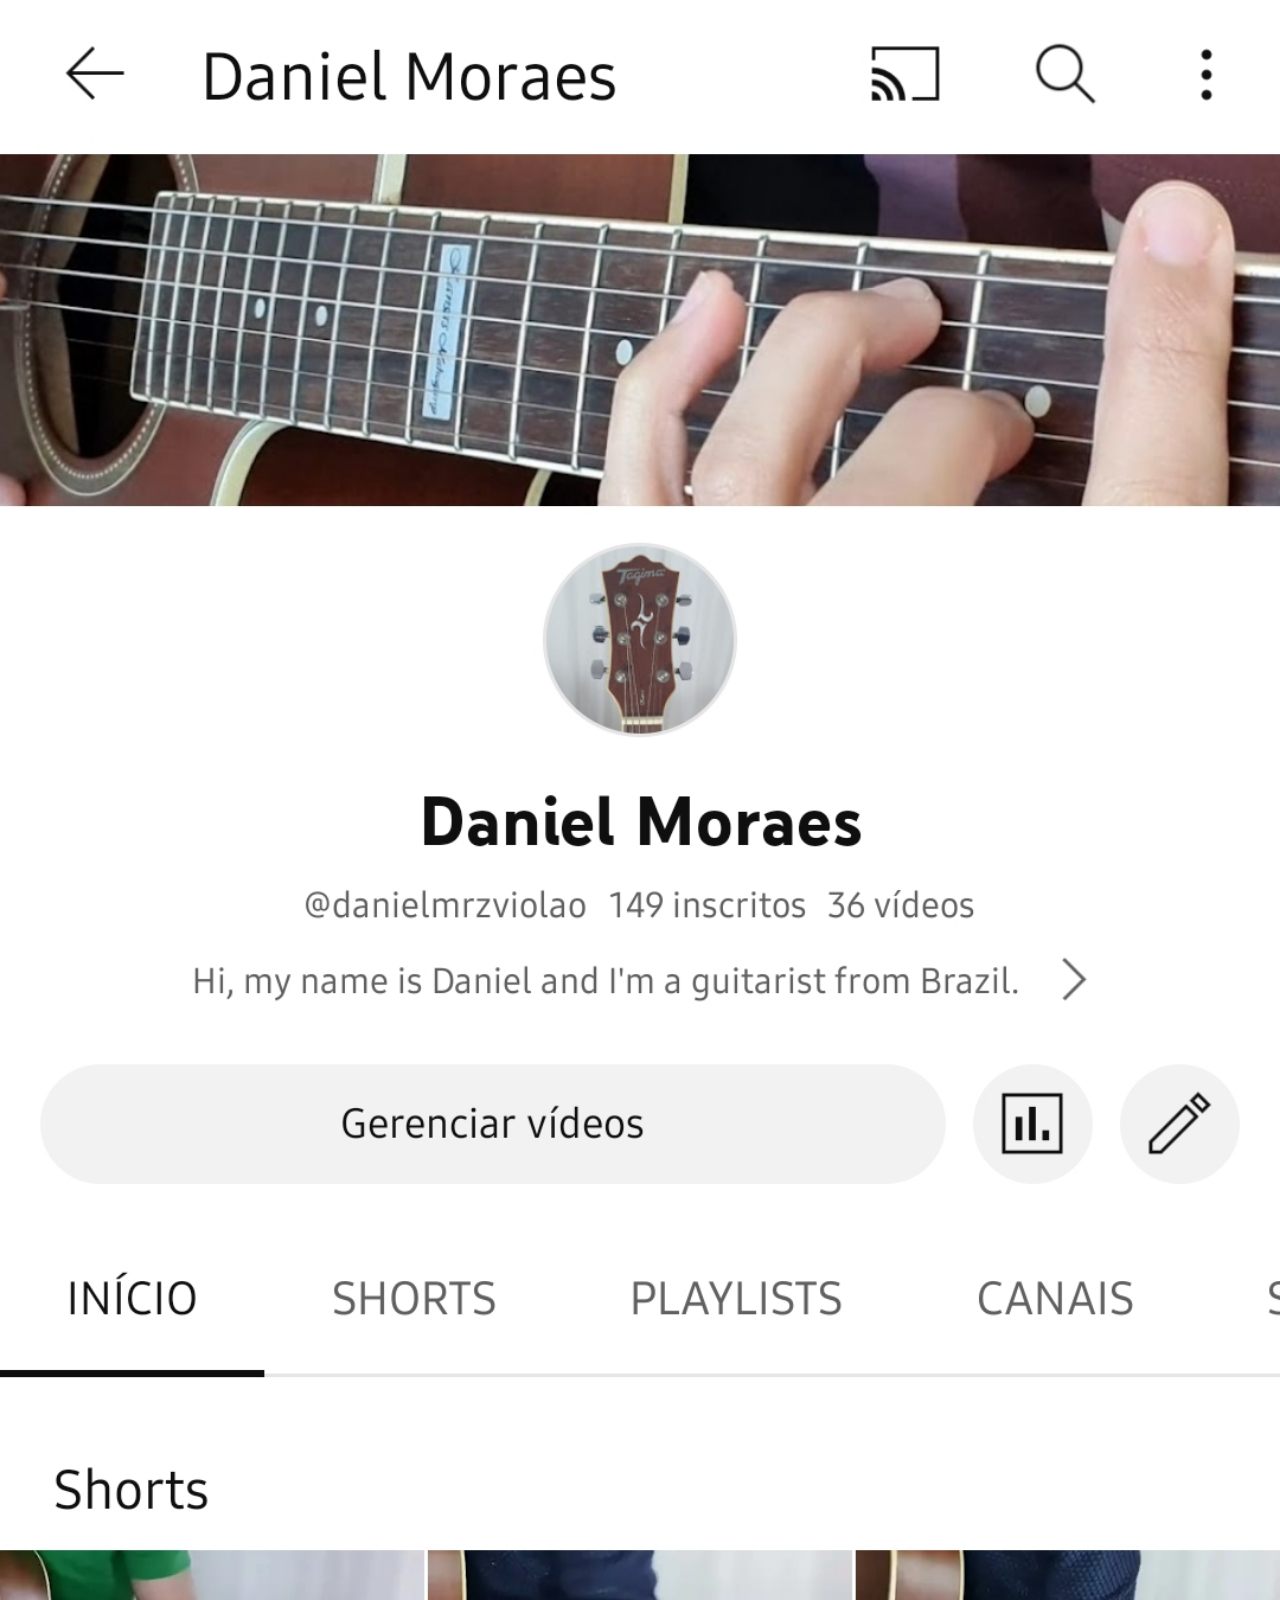
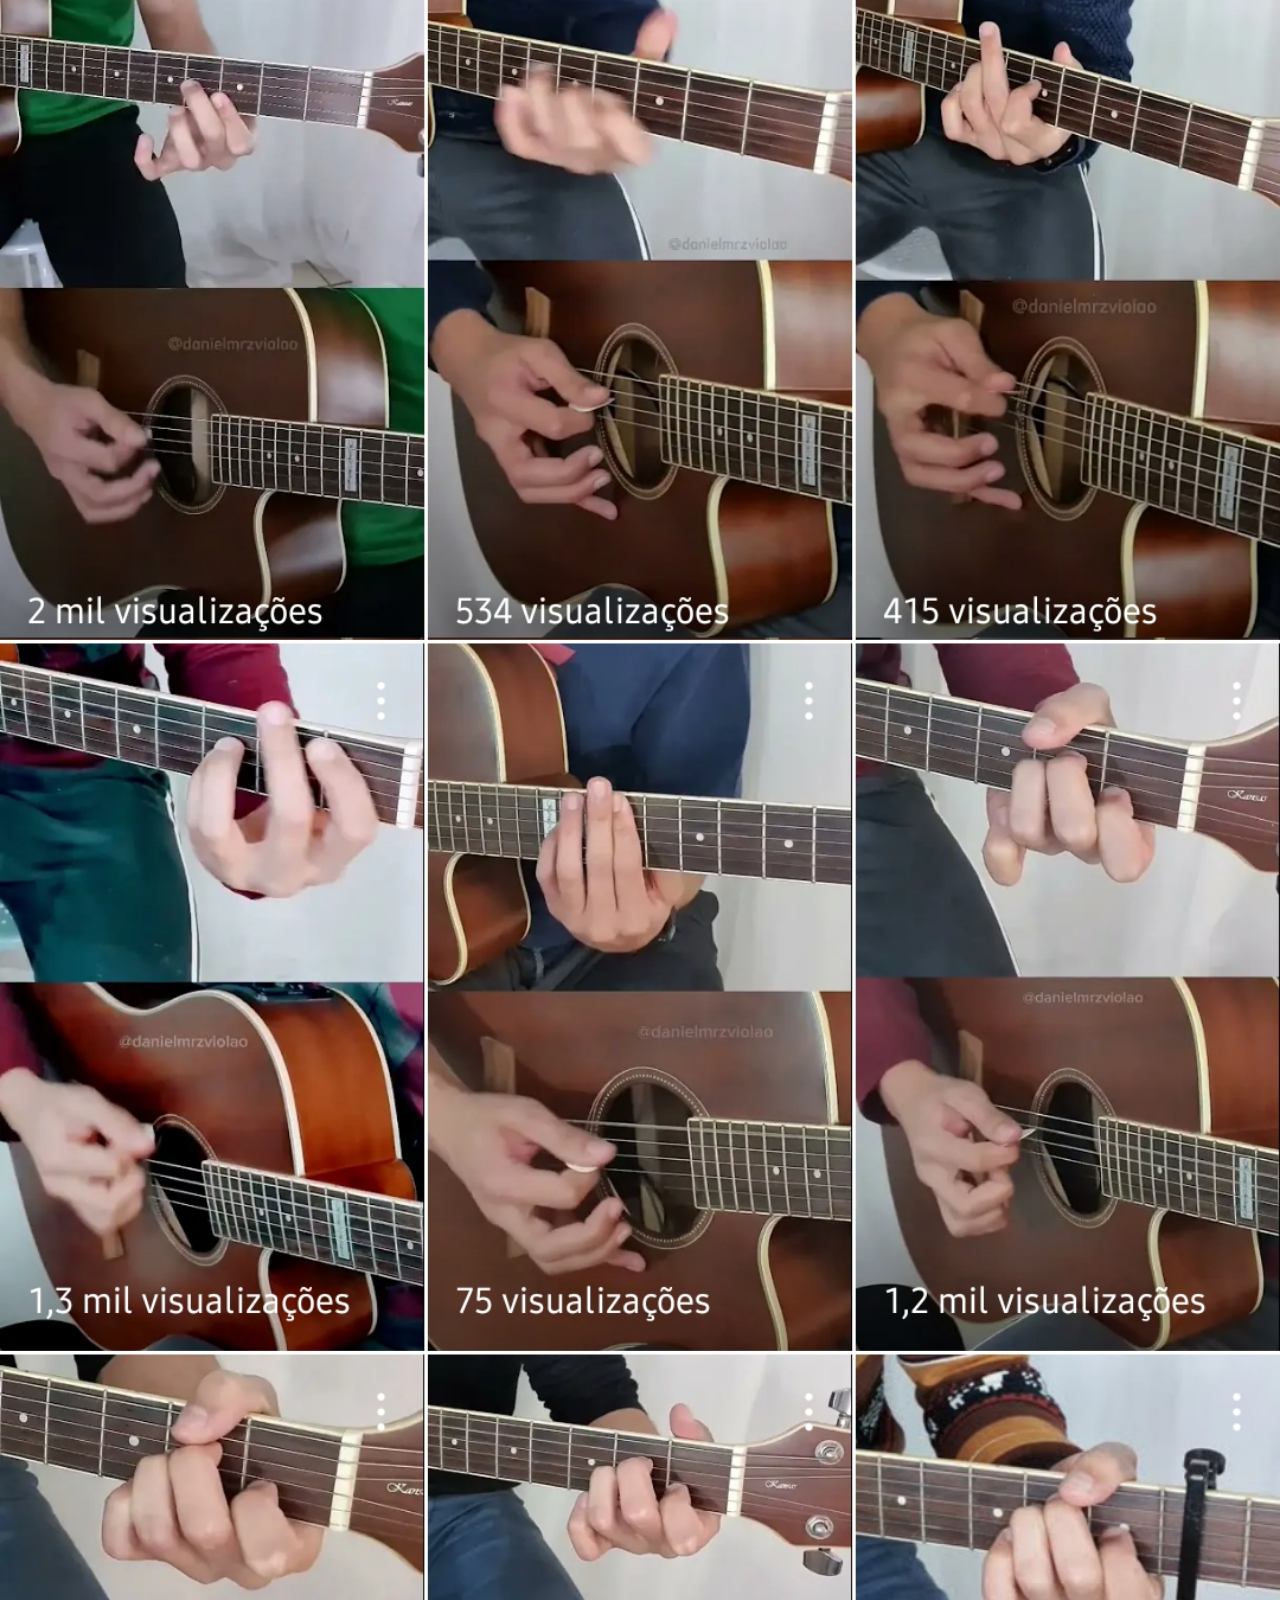
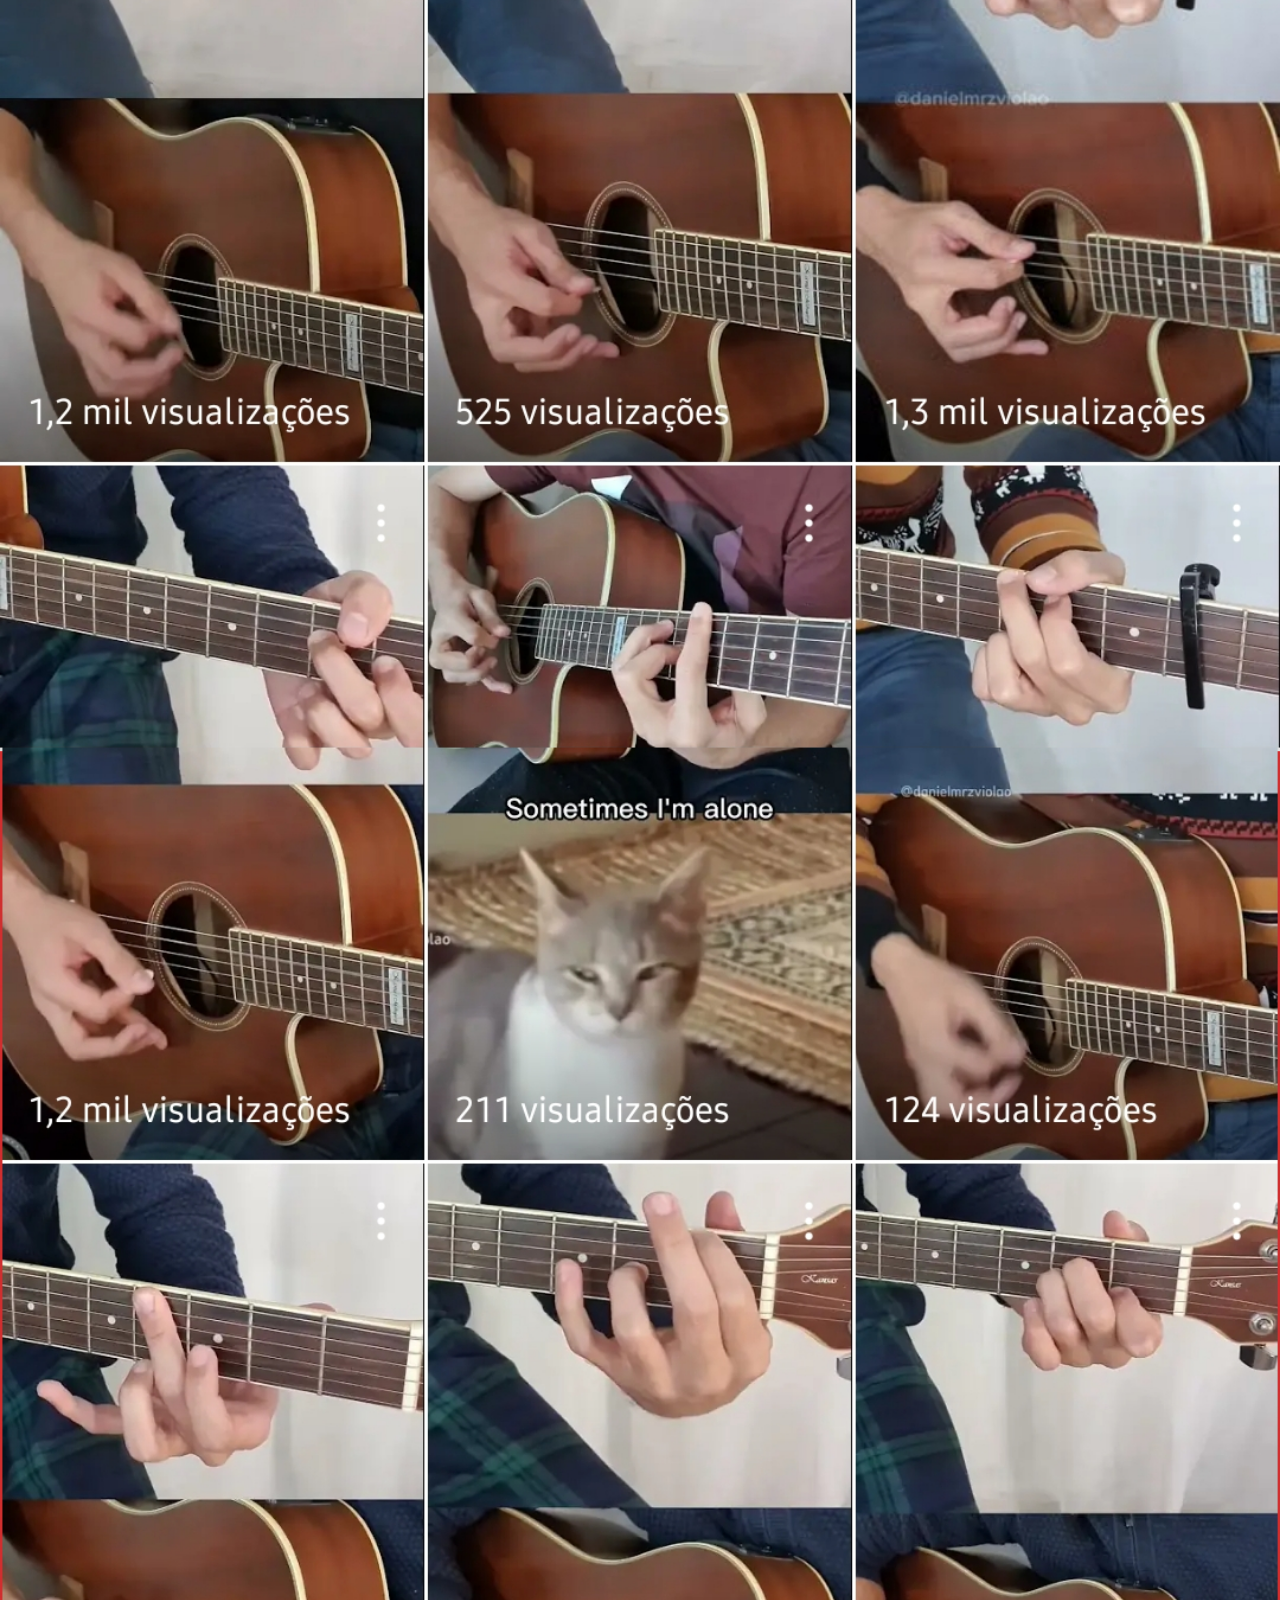
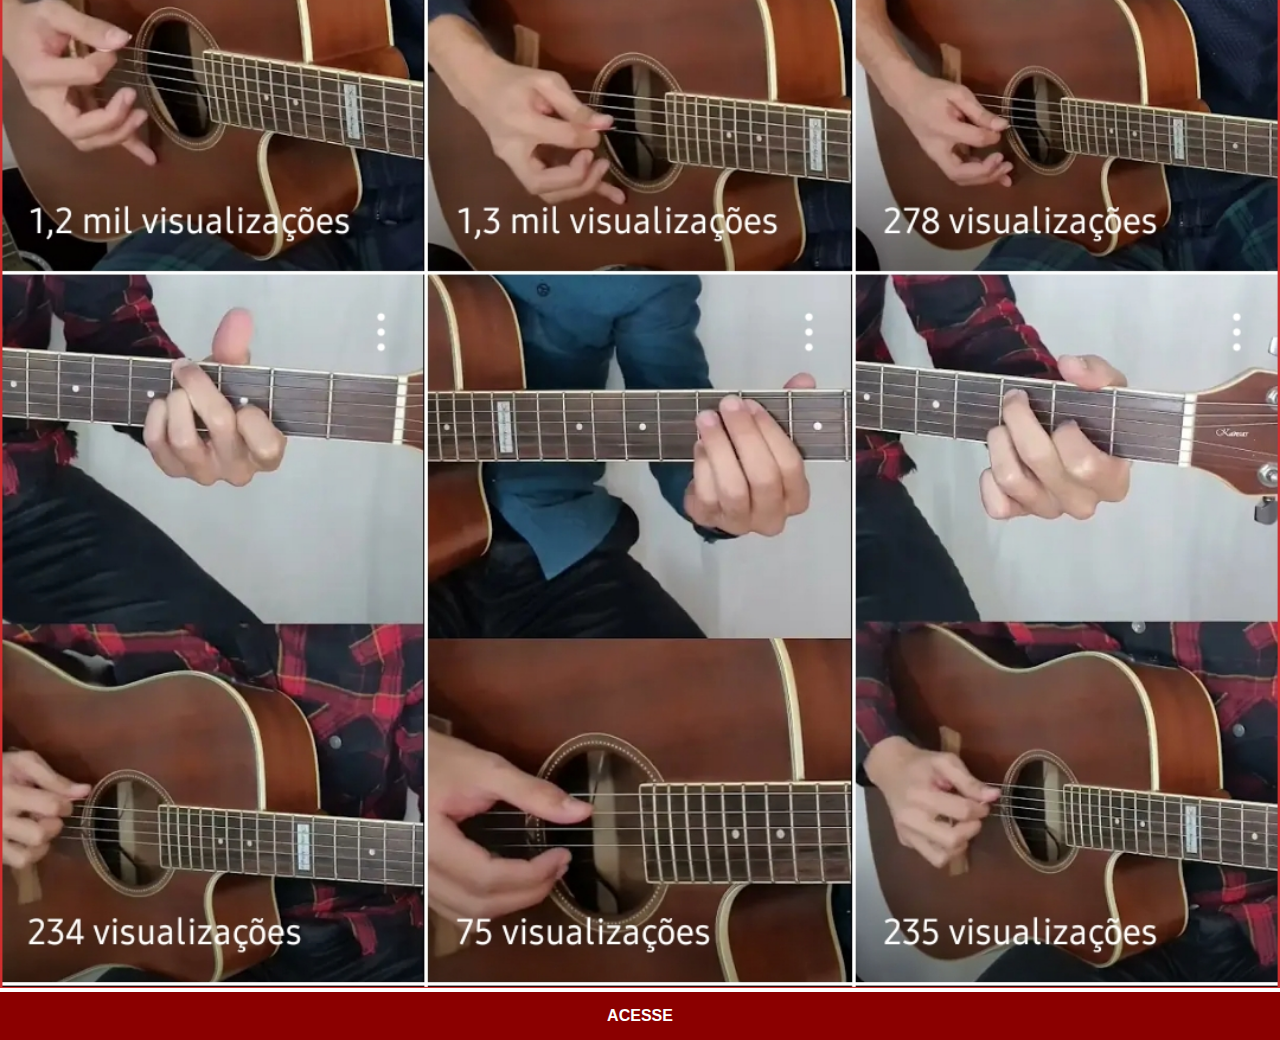
<file: paginas/youtube.html>
<!DOCTYPE html>
<html lang="pt-br">
<head>
    <meta charset="UTF-8">
    <meta name="viewport" content="width=device-width, initial-scale=1.0">
    <link rel="stylesheet" href="estilo-paginas.css">
    <title>Youtube</title>
</head>
<body>
    <img src="../imagens/youtube-tela.jpg" alt="Facebook tela">
    <a href="https://www.youtube.com/@danielmrzviolao">ACESSE</a>
</body>
</html>
</file>
<file: style.css>
@charset "UTF-8";

* {
    margin: 0;
    padding: 0;
    box-sizing: border-box;
    font-family: Arial, Helvetica, sans-serif;
}

body {
    height: 100vh;
    width: 100vw;
    background: url('imagens/wallpaper-violao.jpg') no-repeat center center;
    background-size: cover;
}

section#smartphone {
    position: absolute;
    top: 50%;
    left: 50%;
    translate: -50% -50%;
    height: 459px;
    width: 235px;
}

iframe {
    background-color: black;
    position: absolute;
    top: 13px;
    left: 18px;
    height: 430px;
    width: 200.4px;
    padding: 1px;
    border-radius: 24px;
}

section#social {
    padding-top: 95px;
    padding-right: 10px;
    text-align: right;
}

section#social img {
    height: 7vh;
    margin: 10px;
    border-radius: 50%;
    box-shadow: 5px 5px 7px rgba(0, 0, 0, 0.459);
}

section#social img:hover {
    scale: 1.15;
    transition: all 0.1s ease-in-out;
    border: 2px solid white;
}

footer {
    text-align: center;
    color: white;
    margin-top: 50px;
    padding: 15px;
}

footer a {
    text-decoration: none;
    color: rgb(202, 98, 29);
    font-weight: bolder;
}

footer a:hover {
    text-decoration: underline;
    color: rgb(241, 169, 127);
}
</file>
<file: paginas/estilo-paginas.css>
@charset "UTF-8";

* {
    margin: 0px;
    padding: 0px;
    box-sizing: border-box;
}

::-webkit-scrollbar {
    width: 100%;
}

img {
    width: 100vw;
    background-size: cover;
}

a {
    font-family: Arial, Helvetica, sans-serif;
    font-weight: bold;
    text-align: center;
    display: block;
    text-decoration: none;
    padding: 15px;
    background-color: darkred;
    color: white;
}

a:hover {
    background-color: red;
}
</file>
